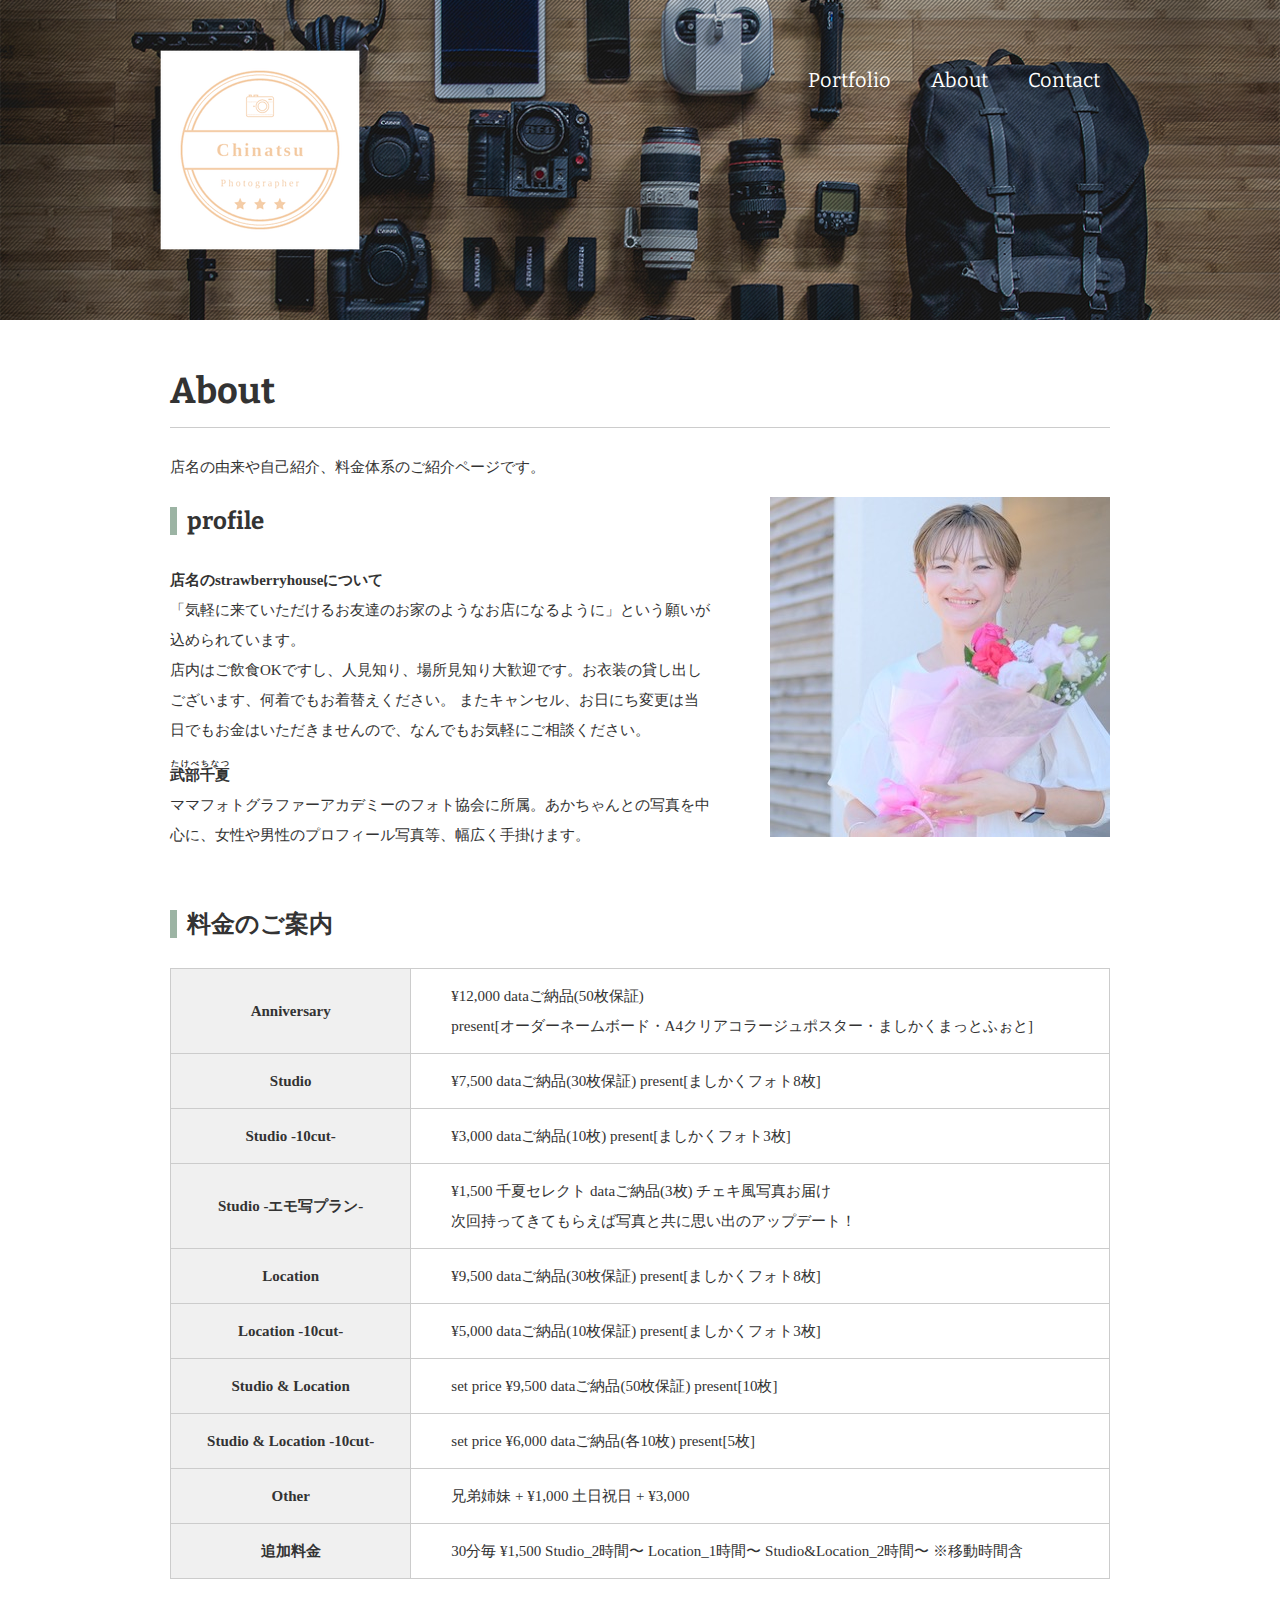
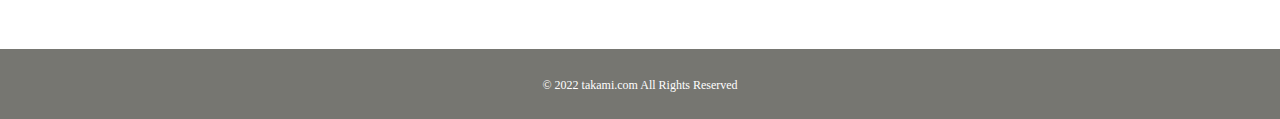
<file: about.html>
<!DOCTYPE html>
<html>
<head>
<meta charset="UTF-8">
<title>About｜写真家「Chinatsu」</title>
<link href="https://fonts.googleapis.com/css?family=Bitter:400,700" rel="stylesheet">
<link href="style.css" rel="stylesheet">
</head>
<body id="about">
  
  <!-- header始まり -->
  <header>
    <div class="logo">
      <a href="index.html"><img src="images/logo3.png" alt="Chinatsu"></a>
    </div>
    <nav>
      <ul class="global-nav">
        <li><a href="portfolio.html">Portfolio</a></li>
        <li><a href="about.html">About</a></li>
        <li><a href="contact.html">Contact</a></li>
      </ul>
    </nav>
  </header>
  <!-- header終わり -->
  
  <!-- wrap始まり -->
  <div id="wrap">
    <div class="content">
      <div class="main-center">
        <h1>About</h1>
        <p>店名の由来や自己紹介、料金体系のご紹介ページです。</p>
        <section class="profile clearfix">
          <div class="profile-txt">
            <h2 class="icon">profile</h2>
            <p><span>店名のstrawberryhouseについて</span><br>
              「気軽に来ていただけるお友達のお家のようなお店になるように」という願いが込められています。<br>
              店内はご飲食OKですし、人見知り、場所見知り大歓迎です。お衣装の貸し出しございます、何着でもお着替えください。
              またキャンセル、お日にち変更は当日でもお金はいただきませんので、なんでもお気軽にご相談ください。
            </p>
            <p><span><ruby>武部千夏<rt>たけべちなつ</rt></ruby></span><br>
              ママフォトグラファーアカデミーのフォト協会に所属。あかちゃんとの写真を中心に、女性や男性のプロフィール写真等、幅広く手掛けます。</p>
          </div>
          <img src="images/about-profile.jpg" alt="Chinatsuプロフィール画像" class="profile-image">
        </section>
        <section class="career">
          <h2 class="icon">料金のご案内</h2>
          <table>
            <tr>
              <th>Anniversary</th>
              <td>¥12,000 dataご納品(50枚保証)<br>
                present[オーダーネームボード・A4クリアコラージュポスター・ましかくまっとふぉと]</td>
            </tr>
            <tr>
              <th>Studio</th>
              <td>¥7,500 dataご納品(30枚保証) present[ましかくフォト8枚]</td>
            </tr>
              <th>Studio -10cut-</th>
              <td>¥3,000 dataご納品(10枚) present[ましかくフォト3枚]</td>
            </tr>
              <th>Studio -エモ写プラン-</th>
              <td>¥1,500 千夏セレクト dataご納品(3枚) チェキ風写真お届け<br>
                次回持ってきてもらえば写真と共に思い出のアップデート！</td>
            </tr>
              <th>Location</th>
              <td>¥9,500 dataご納品(30枚保証) present[ましかくフォト8枚]</td>
            </tr>
              <th>Location -10cut-</th>
              <td>¥5,000 dataご納品(10枚保証) present[ましかくフォト3枚]</td>
            </tr>
              <th>Studio & Location</th>
              <td>set price ¥9,500 dataご納品(50枚保証) present[10枚]</td>
            </tr>
              <th>Studio & Location -10cut-</th>
              <td>set price ¥6,000 dataご納品(各10枚) present[5枚]</td>
            </tr>
              <th>Other</th>
              <td>兄弟姉妹 + ¥1,000 土日祝日 + ¥3,000</td>
            </tr>
              <th>追加料金</th>
              <td>30分毎 ¥1,500 Studio_2時間〜 Location_1時間〜 Studio&Location_2時間〜 ※移動時間含</td>
            </tr>

          </table>
        </section>
      </div>
    </div>
  </div>
  <!-- wrap終わり -->
  
  <!-- footer始まり -->
  <footer>
    <small>&copy; 2022 takami.com All Rights Reserved</small>
  </footer>
  <!-- footer終わり -->
  
</body>
</html>
</file>
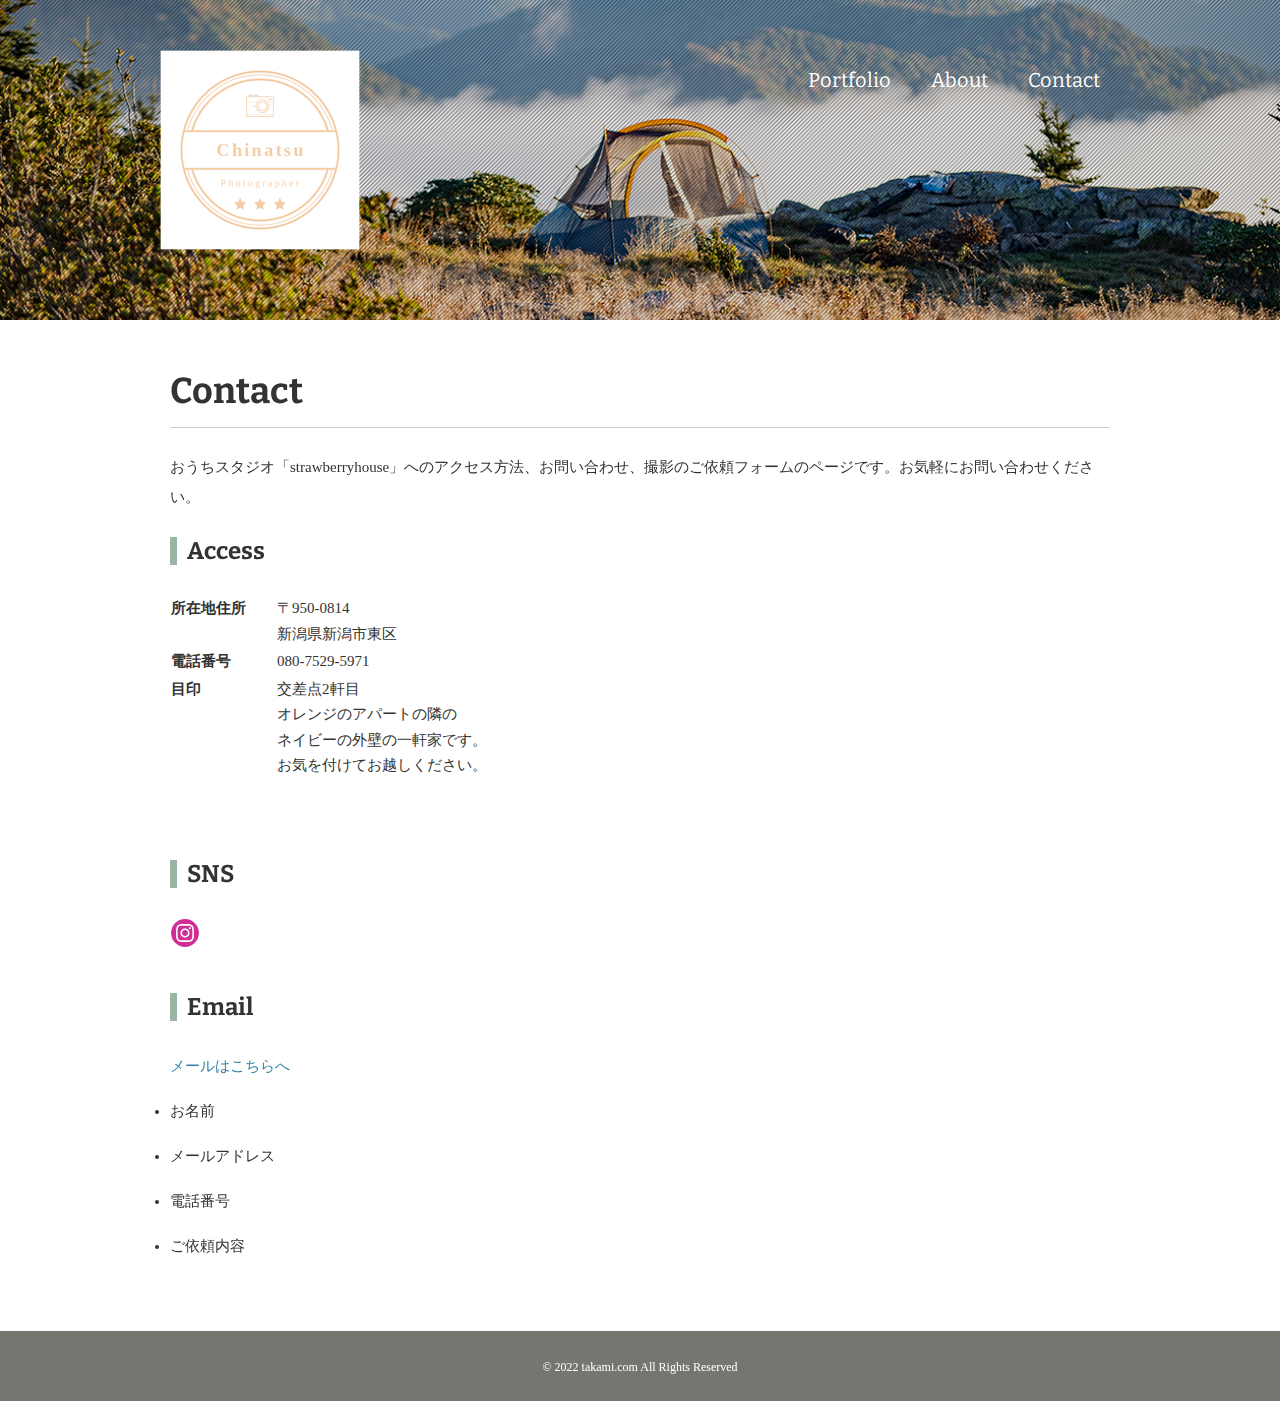
<file: contact.html>
<!DOCTYPE html>
<html>
<head>
<meta charset="UTF-8">
<title>Contact｜写真家「Chinatsu」</title>
<link href="https://fonts.googleapis.com/css?family=Bitter:400,700" rel="stylesheet">
<link href="style.css" rel="stylesheet">
</head>
<body id="contact">
  
  <!-- header始まり -->
  <header>
    <div class="logo">
      <a href="index.html"><img src="images/logo3.png" alt="Chinatsu"></a>
    </div>
    <nav>
      <ul class="global-nav">
        <li><a href="portfolio.html">Portfolio</a></li>
        <li><a href="about.html">About</a></li>
        <li><a href="contact.html">Contact</a></li>
      </ul>
    </nav>
  </header>
  <!-- header終わり -->
  
  <!-- wrap始まり -->
  <div id="wrap">
    <div class="content">
      <div class="main-center">
        <h1>Contact</h1>
        <p>おうちスタジオ「strawberryhouse」へのアクセス方法、お問い合わせ、撮影のご依頼フォームのページです。お気軽にお問い合わせください。</p>
        <section class="access clearfix">
          <h2 class="icon">Access</h2>
          <table>
            <tr>
              <th>所在地住所</th>
              <td>〒950-0814<br>
                新潟県新潟市東区</td>
            </tr>
            <tr>
              <th>電話番号</th>
              <td>080-7529-5971</td>
            </tr>
            <tr>
              <th>目印</th>
              <td>交差点2軒目<br>
                オレンジのアパートの隣の<br>
                ネイビーの外壁の一軒家です。<br>
                お気を付けてお越しください。
              </td>
            </tr>

          </table>
          <iframe src="https://www.google.com/maps/embed?pb=!1m18!1m12!1m3!1d910.8320199514184!2d139.1136599172524!3d37.92196151068772!2m3!1f0!2f0!3f0!3m2!1i1024!2i768!4f13.1!3m3!1m2!1s0x5ff4cbb3d68219f9%3A0xca21a7717e43d777!2z44CSOTUwLTA4MTQg5paw5r2f55yM5paw5r2f5biC5p2x5Yy66YCi6LC35YaF77yV5LiB55uu77yR77yQ4oiS77yR77yV!5e0!3m2!1sja!2sjp!4v1656685643073!5m2!1sja!2sjp" width="460" height="220" style="border:0;" allowfullscreen="" loading="lazy" referrerpolicy="no-referrer-when-downgrade"></iframe>
        </section>

        <section>
          <h2 class="icon">SNS</h2>
              <ul class="sns">
                <li>
                  <a href="https://www.instagram.com/strawberryhouse44444/" target="_blank"><img src="images/snssvg/icon_instagram.svg"></a>
                </li>                
                <!-- <li> -->
                  <!-- <a href="#" target="_blank"><img src="images/snssvg/icon_twitter.svg"></a> -->
                <!-- </li> -->
                <!-- <li> -->
                  <!-- <a href="#" target="_blank"><img src="images/snssvg/icon_youtube.svg"></a> -->
                <!-- </li> -->
        </section>

        <section>
                <h2 class="icon">Email</h2>          
            <p>
              <a href="mailto:#&#64;gmail.com">メールはこちらへ</a>
            </p>
            <ul class="QI">
              <li>
                <p>お名前</p>
              </li>                
              <li>
                <p>メールアドレス</p>
              </li>
              <li>
                <p>電話番号</p>
              </li>
              <li>
                <p>ご依頼内容</p>
              </li>
          <!-- <h2 class="icon">Contact form</h2> -->
          <!-- <div class="form"> -->
            <!-- <form> -->
              <!-- <dl> -->
                <!-- <dt><span class="required">お名前</span></dt> -->
                <!-- <dd><input type="text" name="name" class="name" required></dd> -->
                <!-- <dt><span class="required">メールアドレス</span></dt> -->
                <!-- <dd><input type="email" name="email" class="email" required></dd> -->
                <!-- <dt>お電話番号</dt> -->
                <!-- <dd><input type="tel" name="tel" class="tel"></dd> -->
                <!-- <dt>お問合せ種別</dt> -->
                <!-- <dd> -->
                  <!-- <select name="type" class="type"> -->
                    <!-- <option value="撮影のご依頼">撮影のご依頼</option> -->
                    <!-- <option value="講演・各種メディア出演のご依頼">講演・各種メディア出演のご依頼</option> -->
                    <!-- <option value="その他お問い合わせ">その他お問い合わせ</option> -->
                  <!-- </select> -->
                <!-- </dd> -->
                <!-- <dt>ご希望のご連絡方法</dt> -->
                <!-- <dd> -->
                  <!-- <input type="radio" name="contact" value="Eメール">Eメール -->
                  <!-- <input type="radio" name="contact" value="お電話">お電話 -->
                <!-- </dd> -->
                <!-- <dt>メッセージ</dt> -->
                <!-- <dd><textarea name="message" class="message"></textarea></dd> -->
              <!-- </dl> -->
              <!-- <button type="submit">送信</button> -->
            <!-- </form> -->
            <!-- <div class="attention"> -->
              <!-- <p>※ 「<span class="required"></span>」の付いている項目は必須項目です。<br>※メッセージ送信後、48時間以内に担当者よりご連絡いたします。</p> -->
            <!-- </div> -->
          <!-- </div> -->
        </section>
      </div>
    </div>
  </div>
  <!-- wrap終わり -->
  
  <!-- footer始まり -->
  <footer>
    <small>&copy; 2022 takami.com All Rights Reserved</small>
  </footer>
  <!-- footer終わり -->
  
</body>
</html>
</file>
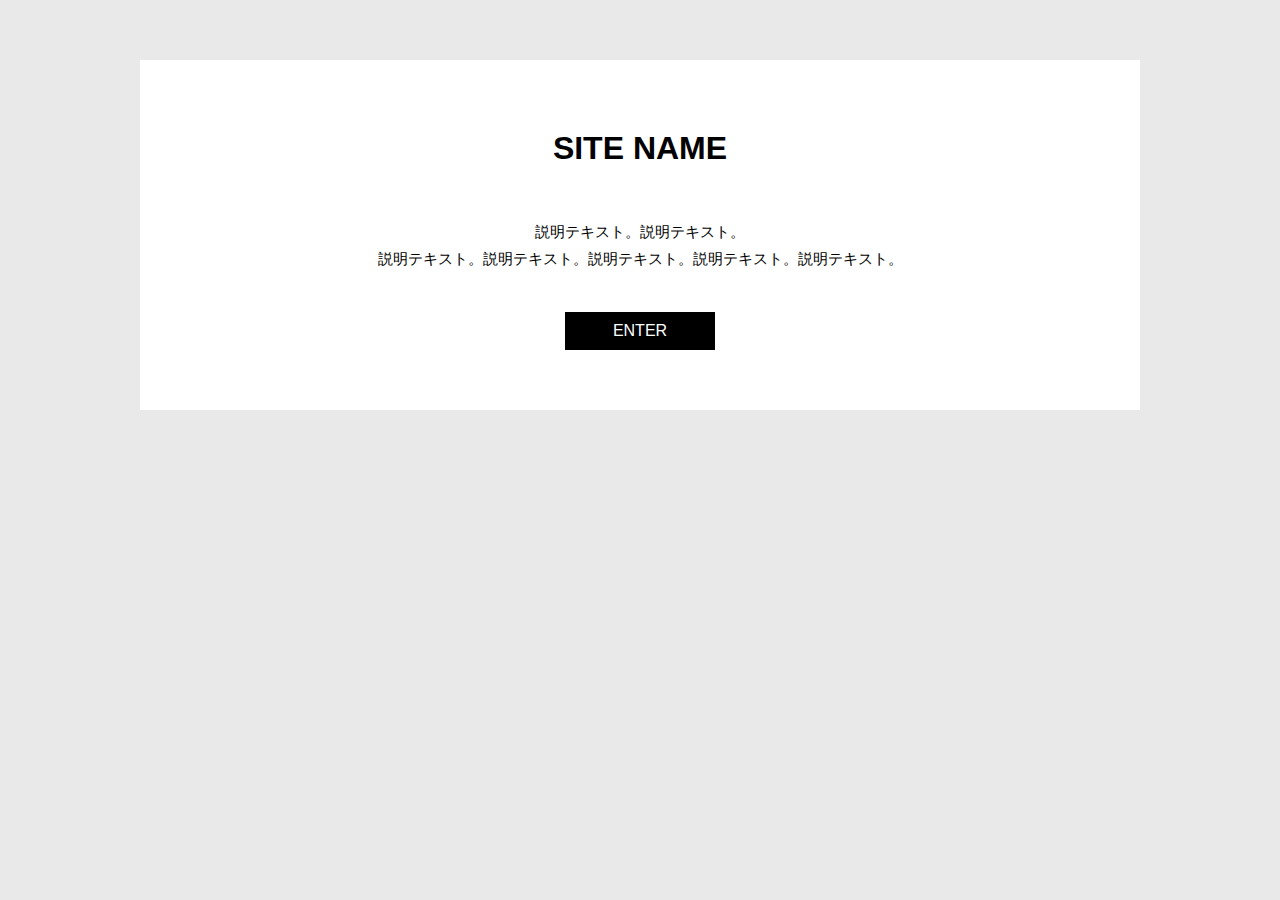
<file: enter.html>
<!DOCTYPE html>
<html lang="ja">

<head>
  <meta charset="utf-8">
  <meta name="viewport" content="width=device-width, initial-scale=1, shrink-to-fit=no">
  <title>SITE NAME</title>
  <meta name="description" content="description">
  <meta property="og:locale" content="ja_JP">
  <meta property="og:site_name" content="SITE NAME">

  <!-- Twitterカード表示に必要なメタタグ
  <meta property="og:title" content="ページタイトル">
  <meta property="og:description" content="ページの概要">
  <meta name="twitter:card" content="summary_large_image">
  <meta property="og:image" content="OGP画像の絶対パス"> -->

  <!-- 検索避けタグ
  <meta name="robots" content="noindex,nofollow,noarchive,noimageindex"> -->

  <link rel="icon" type="image/vnd.microsoft.icon" href="favicon.ico">
  <link href="css/style.css" rel="stylesheet">
  <link href="css/fuwaimg.css" rel="stylesheet">
  <script src="js/jquery.js"></script>
</head>

<body>

  <main>

    <div class="container enter">
    <section id="enter">
        <h1>SITE NAME</h1>
        <p class="center">説明テキスト。説明テキスト。<br>説明テキスト。説明テキスト。説明テキスト。説明テキスト。説明テキスト。</p>
        <a href="#" class="btn center">ENTER</a>
    </section>
  </div>

  </main>


  <script src="js/common.js"></script>
</body>

</html>
</file>
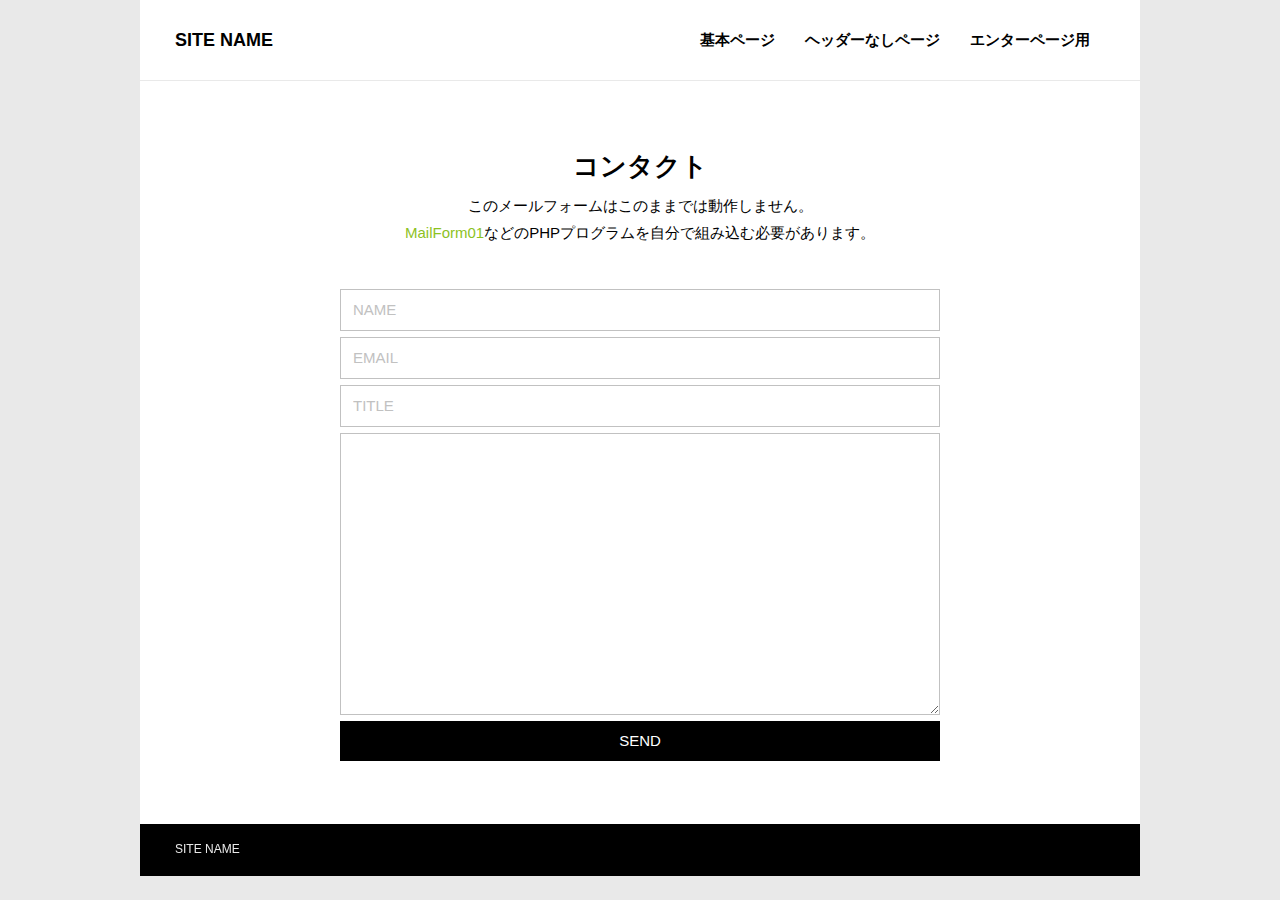
<file: index_contact.html>
<!DOCTYPE html>
<html lang="ja">

<head>
  <meta charset="utf-8">
  <meta name="viewport" content="width=device-width, initial-scale=1, shrink-to-fit=no">
  <title>SITE NAME</title>
  <meta name="description" content="description">
  <meta property="og:locale" content="ja_JP">
  <meta property="og:site_name" content="SITE NAME">

  <!-- Twitterカード表示に必要なメタタグ
  <meta property="og:title" content="ページタイトル">
  <meta property="og:description" content="ページの概要">
  <meta name="twitter:card" content="summary_large_image">
  <meta property="og:image" content="OGP画像の絶対パス"> -->

  <!-- 検索避けタグ
  <meta name="robots" content="noindex,nofollow,noarchive,noimageindex"> -->

  <link rel="icon" type="image/vnd.microsoft.icon" href="favicon.ico">
  <link href="css/style.css" rel="stylesheet">
  <link href="css/fuwaimg.css" rel="stylesheet">
  <script src="js/jquery.js"></script>
</head>

<body>

  <header>
    <nav id="globalnav">
      <div class="header-container" id="headercontainer">
        <h1 class="logo"><a href="index.html">SITE NAME</a></h1>
        <!-- サイトタイトルに画像を使う場合は、以下のように記述します
        <h1 class="logo"><a href="index.html"><img src="img/logo_sample.png" alt="SITE NAME"></a></h1> -->
        <button id="menubtn">&#9776;</button>
        <ul id="navmenu">
          <li><a href="index.html">基本ページ</a>
            <ul>
              <li><a href="index_sidebar.html">サイドバーあり</a></li>
              <li><a href="index_lists.html">作品一覧サンプル</a></li>
              <li><a href="index_contact.html">メールフォームサンプル</a></li>
            </ul>
          </li>
          <li><a href="noheader.html">ヘッダーなしページ</a>
            <ul>
              <li><a href="noheader_sidebar.html">サイドバーあり</a></li>
              <li><a href="noheader_image.html">イラスト展示サンプル</a></li>
              <li><a href="noheader_text.html">小説展示サンプル</a></li>
            </ul>
          </li>
          <li><a href="enter.html">エンターページ用</a></li>
        </ul>
      </div>
    </nav>
  </header>

  <main>

    <div class="container">
    <section>

        <h2 class="center">コンタクト</h2>

        <p class="center">
          このメールフォームはこのままでは動作しません。<br>
          <a href="https://www.php-factory.net/mail/01.php" target="_blank">MailForm01</a>などのPHPプログラムを自分で組み込む必要があります。
        </p>

      <form action="" method="post">
        <input type="text" placeholder="NAME" name="お名前">
        <input type="email" placeholder="EMAIL" name="Email">
        <input type="text" placeholder="TITLE" name="題名">
        <textarea name="内容" rows="11" cols="80"></textarea>
        <input type="submit" value="SEND">
      </form>

    </section>
  </div>

  </main>

  <footer>
    <div class="footer-container">
      <p>SITE NAME</p>
    </div>
  </footer>

  <!-- 上に戻るボタンここから -->
  <a href="#" id="totop" class="totop-hidden"></a>
  <!-- 上に戻るボタンここまで -->

  <script src="js/common.js"></script>
  <script src="js/fuwaimg.js"></script>
</body>

</html>
</file>
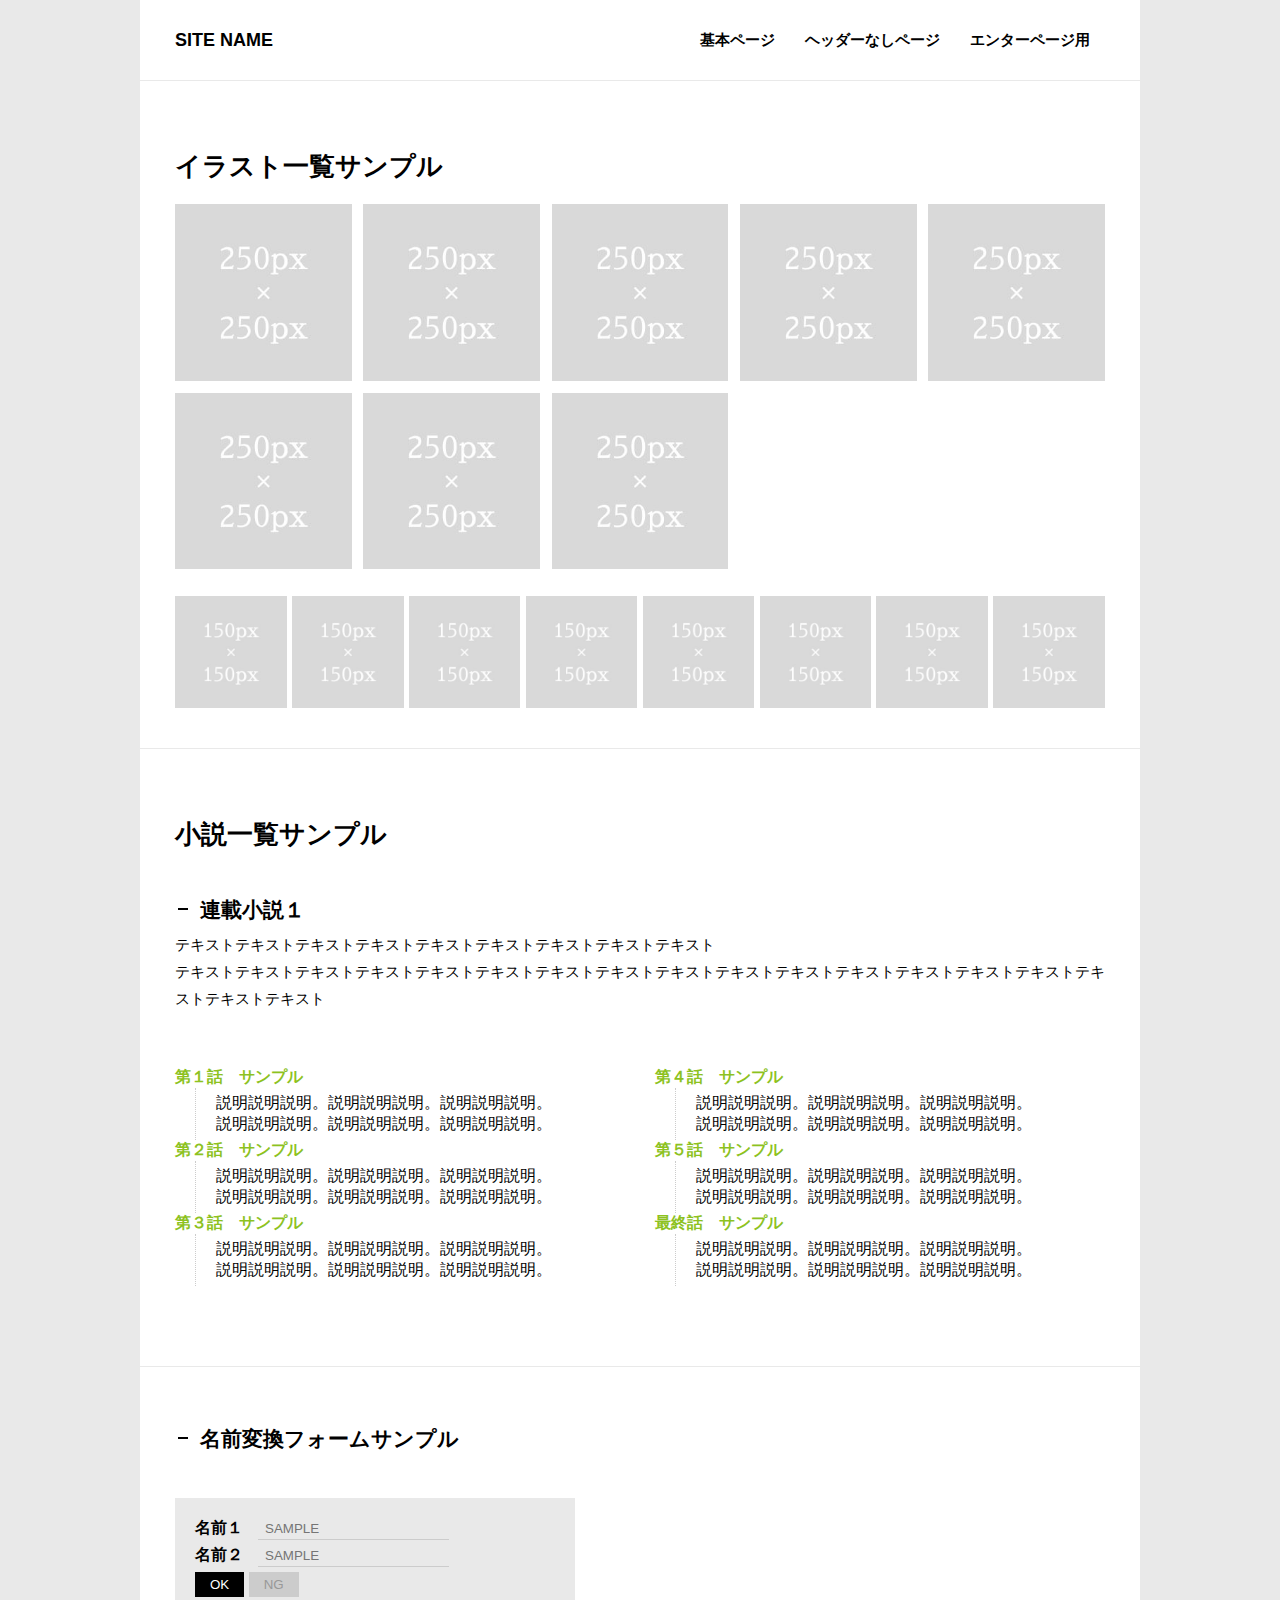
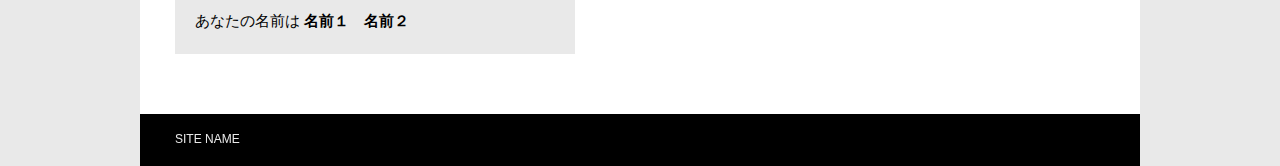
<file: index_lists.html>
<!DOCTYPE html>
<html lang="ja">

<head>
  <meta charset="utf-8">
  <meta name="viewport" content="width=device-width, initial-scale=1, shrink-to-fit=no">
  <title>SITE NAME</title>
  <meta name="description" content="description">
  <meta property="og:locale" content="ja_JP">
  <meta property="og:site_name" content="SITE NAME">

  <!-- Twitterカード表示に必要なメタタグ
  <meta property="og:title" content="ページタイトル">
  <meta property="og:description" content="ページの概要">
  <meta name="twitter:card" content="summary_large_image">
  <meta property="og:image" content="OGP画像の絶対パス"> -->

  <!-- 検索避けタグ
  <meta name="robots" content="noindex,nofollow,noarchive,noimageindex"> -->

  <link rel="icon" type="image/vnd.microsoft.icon" href="favicon.ico">
  <link href="css/style.css" rel="stylesheet">
  <link href="css/fuwaimg.css" rel="stylesheet">
  <script src="js/jquery.js"></script>
</head>

<body>

  <header>
    <nav id="globalnav">
      <div class="header-container" id="headercontainer">
        <h1 class="logo"><a href="index.html">SITE NAME</a></h1>
        <!-- サイトタイトルに画像を使う場合は、以下のように記述します
        <h1 class="logo"><a href="index.html"><img src="img/logo_sample.png" alt="SITE NAME"></a></h1> -->
        <button id="menubtn">&#9776;</button>
        <ul id="navmenu">
          <li><a href="index.html">基本ページ</a>
            <ul>
              <li><a href="index_sidebar.html">サイドバーあり</a></li>
              <li><a href="index_lists.html">作品一覧サンプル</a></li>
              <li><a href="index_contact.html">メールフォームサンプル</a></li>
            </ul>
          </li>
          <li><a href="noheader.html">ヘッダーなしページ</a>
            <ul>
              <li><a href="noheader_sidebar.html">サイドバーあり</a></li>
              <li><a href="noheader_image.html">イラスト展示サンプル</a></li>
              <li><a href="noheader_text.html">小説展示サンプル</a></li>
            </ul>
          </li>
          <li><a href="enter.html">エンターページ用</a></li>
        </ul>
      </div>
    </nav>
  </header>

  <main>
    <div class="container">

    <!-- fuwaimgを利用したギャラリーサンプル。ここから↓↓ -->
    <section>

        <h2>イラスト一覧サンプル</h2>
        <ul class="illust">
          <li><a href="img/sample.jpg" class="fuwaimg" data-fcaption="キャプション"><img src="img/sum-md.jpg" alt="サンプル画像"></a></li>
          <li><a href="img/sample.jpg" class="fuwaimg" data-fcaption="キャプション"><img src="img/sum-md.jpg" alt="サンプル画像"></a></li>
          <li><a href="img/sample.jpg" class="fuwaimg" data-fcaption="キャプション"><img src="img/sum-md.jpg" alt="サンプル画像"></a></li>
          <li><a href="img/sample.jpg" class="fuwaimg" data-fcaption="キャプション"><img src="img/sum-md.jpg" alt="サンプル画像"></a></li>
          <li><a href="img/sample.jpg" class="fuwaimg" data-fcaption="キャプション"><img src="img/sum-md.jpg" alt="サンプル画像"></a></li>
          <li><a href="img/sample.jpg" class="fuwaimg" data-fcaption="キャプション"><img src="img/sum-md.jpg" alt="サンプル画像"></a></li>
          <li><a href="img/sample.jpg" class="fuwaimg" data-fcaption="キャプション"><img src="img/sum-md.jpg" alt="サンプル画像"></a></li>
          <li><a href="img/sample.jpg" class="fuwaimg" data-fcaption="キャプション"><img src="img/sum-md.jpg" alt="サンプル画像"></a></li>
        </ul>

        <ul class="illust sum-sm">
          <li><a href="img/sample.jpg" class="fuwaimg" data-fcaption="キャプション"><img src="img/sum-sm.jpg" alt="サンプル画像"></a></li>
          <li><a href="img/sample.jpg" class="fuwaimg" data-fcaption="キャプション"><img src="img/sum-sm.jpg" alt="サンプル画像"></a></li>
          <li><a href="img/sample.jpg" class="fuwaimg" data-fcaption="キャプション"><img src="img/sum-sm.jpg" alt="サンプル画像"></a></li>
          <li><a href="img/sample.jpg" class="fuwaimg" data-fcaption="キャプション"><img src="img/sum-sm.jpg" alt="サンプル画像"></a></li>
          <li><a href="img/sample.jpg" class="fuwaimg" data-fcaption="キャプション"><img src="img/sum-sm.jpg" alt="サンプル画像"></a></li>
          <li><a href="img/sample.jpg" class="fuwaimg" data-fcaption="キャプション"><img src="img/sum-sm.jpg" alt="サンプル画像"></a></li>
          <li><a href="img/sample.jpg" class="fuwaimg" data-fcaption="キャプション"><img src="img/sum-sm.jpg" alt="サンプル画像"></a></li>
          <li><a href="img/sample.jpg" class="fuwaimg" data-fcaption="キャプション"><img src="img/sum-sm.jpg" alt="サンプル画像"></a></li>
        </ul>

    </section>
    <!-- fuwaimgを利用したギャラリーサンプル。ここまで↑↑ -->

    <section>
        <h2>小説一覧サンプル</h2>

        <h3>連載小説１</h3>
        <p>
          テキストテキストテキストテキストテキストテキストテキストテキストテキスト<br>
          テキストテキストテキストテキストテキストテキストテキストテキストテキストテキストテキストテキストテキストテキストテキストテキストテキストテキスト
        </p>


        <!-- ２カラムボックス。ここから↓↓ -->
        <div class="flex">
          <div class="col-2">

            <dl>
              <dt>
                <a href="#">第１話　サンプル</a>
              </dt>
              <dd>
                説明説明説明。説明説明説明。説明説明説明。<br>
                説明説明説明。説明説明説明。説明説明説明。
              </dd>
              <dt>
                <a href="#">第２話　サンプル</a>
              </dt>
              <dd>
                説明説明説明。説明説明説明。説明説明説明。<br>
                説明説明説明。説明説明説明。説明説明説明。
              </dd>
              <dt>
                <a href="#">第３話　サンプル</a>
              </dt>
              <dd>
                説明説明説明。説明説明説明。説明説明説明。<br>
                説明説明説明。説明説明説明。説明説明説明。
              </dd>
            </dl>
          </div>
          <div class="col-2">
            <dl>
              <dt>
                <a href="#">第４話　サンプル</a>
              </dt>
              <dd>
                説明説明説明。説明説明説明。説明説明説明。<br>
                説明説明説明。説明説明説明。説明説明説明。
              </dd>
              <dt>
                <a href="#">第５話　サンプル</a>
              </dt>
              <dd>
                説明説明説明。説明説明説明。説明説明説明。<br>
                説明説明説明。説明説明説明。説明説明説明。
              </dd>
              <dt>
                <a href="#">最終話　サンプル</a>
              </dt>
              <dd>
                説明説明説明。説明説明説明。説明説明説明。<br>
                説明説明説明。説明説明説明。説明説明説明。
              </dd>
            </dl>
          </div>
        </div>
        <!-- ２カラムボックス。ここまで↑↑ -->

    </section>

    <section>

        <h3>名前変換フォームサンプル</h3>

        <div class="namechange_wrap">
          <dl>
            <dt>名前１</dt>
            <dd><input type="text" placeholder="SAMPLE"></dd>
          </dl>
          <dl>
            <dt>名前２</dt>
            <dd><input type="text" placeholder="SAMPLE"></dd>
          </dl>
          <input type="button" value="OK">
          <input type="button" value="NG" class="namechange_ng">
          <p>あなたの名前は <strong>名前１　名前２</strong></p>
        </div>

    </section>
  </div>

  </main>

  <footer>
    <div class="footer-container">
      <p>SITE NAME</p>
    </div>
  </footer>

  <!-- 上に戻るボタンここから -->
  <a href="#" id="totop" class="totop-hidden"></a>
  <!-- 上に戻るボタンここまで -->

  <script src="js/common.js"></script>
  <script src="js/fuwaimg.js"></script>
</body>

</html>
</file>
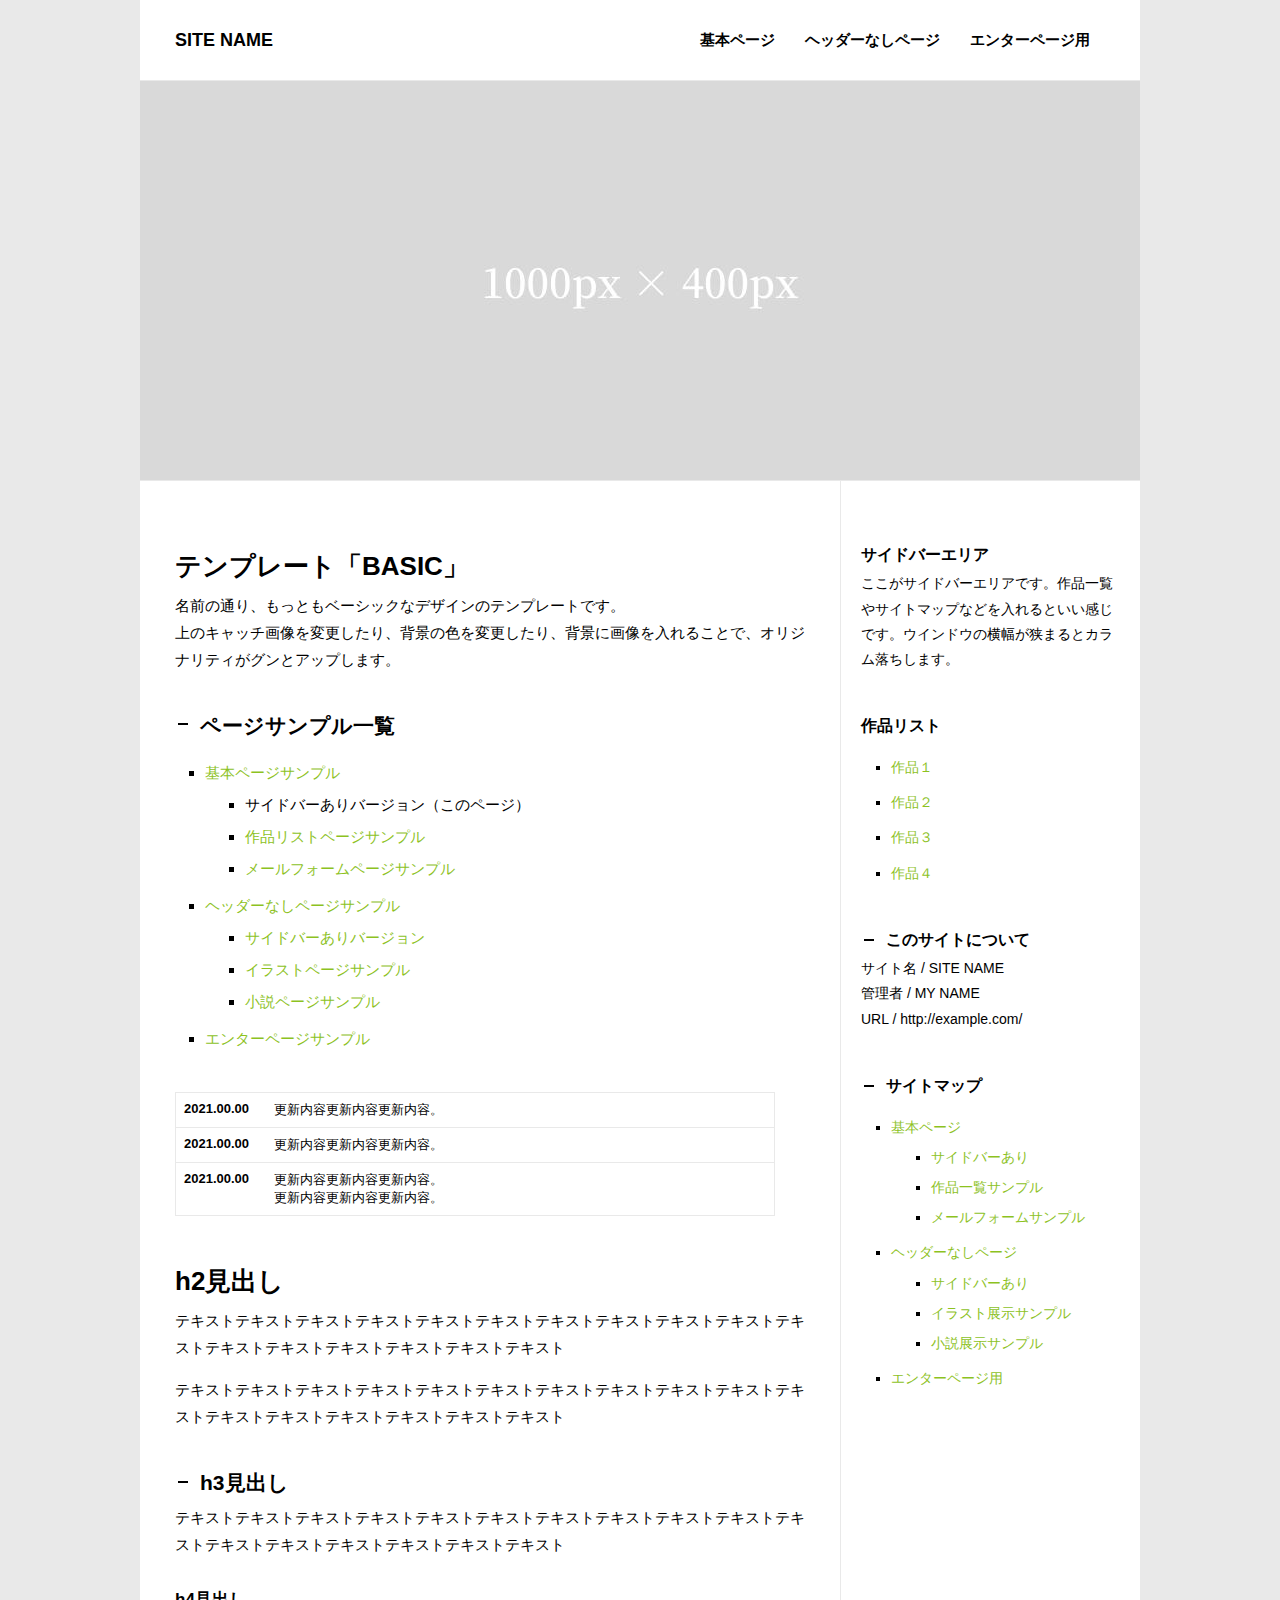
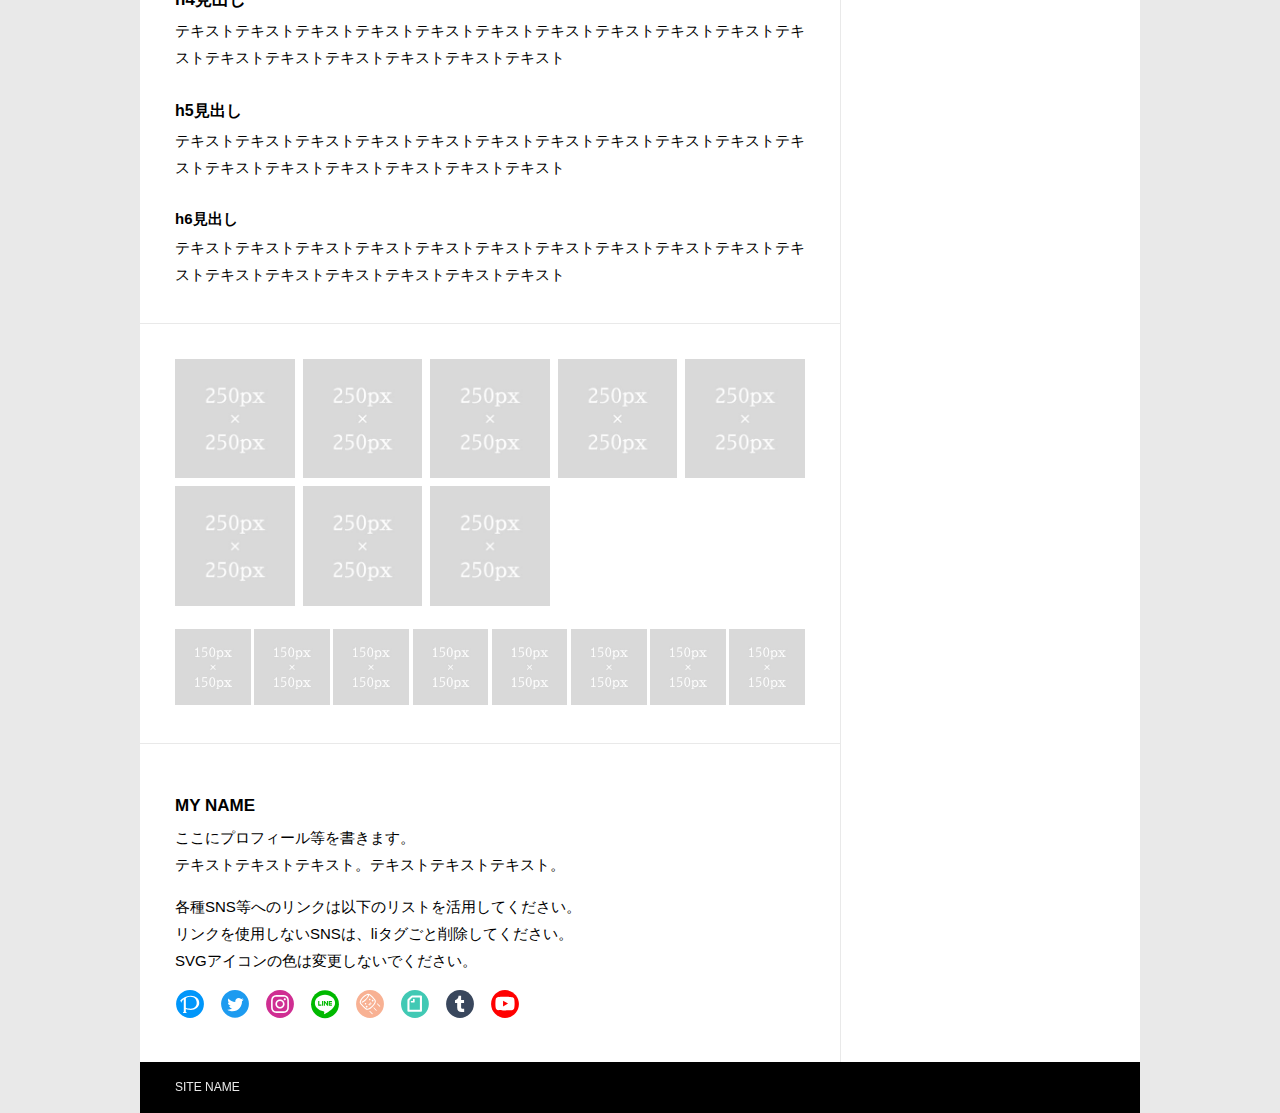
<file: index_sidebar.html>
<!DOCTYPE html>
<html lang="ja">

<head>
  <meta charset="utf-8">
  <meta name="viewport" content="width=device-width, initial-scale=1, shrink-to-fit=no">
  <title>SITE NAME</title>
  <meta name="description" content="description">
  <meta property="og:locale" content="ja_JP">
  <meta property="og:site_name" content="SITE NAME">

  <!-- Twitterカード表示に必要なメタタグ
  <meta property="og:title" content="ページタイトル">
  <meta property="og:description" content="ページの概要">
  <meta name="twitter:card" content="summary_large_image">
  <meta property="og:image" content="OGP画像の絶対パス"> -->

  <!-- 検索避けタグ
  <meta name="robots" content="noindex,nofollow,noarchive,noimageindex"> -->

  <link rel="icon" type="image/vnd.microsoft.icon" href="favicon.ico">
  <link href="css/style.css" rel="stylesheet">
  <link href="css/fuwaimg.css" rel="stylesheet">
  <script src="js/jquery.js"></script>
</head>

<body>

  <header>
    <nav id="globalnav">
      <div class="header-container" id="headercontainer">
        <h1 class="logo"><a href="index.html">SITE NAME</a></h1>
        <!-- サイトタイトルに画像を使う場合は、以下のように記述します
        <h1 class="logo"><a href="index.html"><img src="img/logo_sample.png" alt="SITE NAME"></a></h1> -->
        <button id="menubtn">&#9776;</button>
        <ul id="navmenu">
          <li><a href="index.html">基本ページ</a>
            <ul>
              <li><a href="index_sidebar.html">サイドバーあり</a></li>
              <li><a href="index_lists.html">作品一覧サンプル</a></li>
              <li><a href="index_contact.html">メールフォームサンプル</a></li>
            </ul>
          </li>
          <li><a href="noheader.html">ヘッダーなしページ</a>
            <ul>
              <li><a href="noheader_sidebar.html">サイドバーあり</a></li>
              <li><a href="noheader_image.html">イラスト展示サンプル</a></li>
              <li><a href="noheader_text.html">小説展示サンプル</a></li>
            </ul>
          </li>
          <li><a href="enter.html">エンターページ用</a></li>
        </ul>
      </div>
    </nav>
  </header>

  <main>

    <div class="container">

      <!-- トップ画像を使わない場合はsectionごと削除してください。ここから↓↓ -->
      <section id="main-visual">

        <!-- スマホから見た場合のトップ画像。横770px、縦1000px以上推奨 -->
        <img src="img/top-sm.jpg" alt="" class="except-pc">

        <!-- スマホ以外から見た場合のトップ画像。横1000px、縦400px以上推奨 -->
        <img src="img/top-lg.jpg" alt="" class="only-pc">

      </section>
      <!-- トップ画像を使わない場合はsectionごと削除してください。ここまで↑↑ -->


      <div class="two-column">
        <div class="contents">
          <section>

            <h2>テンプレート「BASIC」</h2>
            <p>
              名前の通り、もっともベーシックなデザインのテンプレートです。<br>
              上のキャッチ画像を変更したり、背景の色を変更したり、背景に画像を入れることで、オリジナリティがグンとアップします。
            </p>

            <h3>ページサンプル一覧</h3>

            <ul>
              <li><a href="index_sidebar.html">基本ページサンプル</a>
                <ul>
                  <li>サイドバーありバージョン（このページ）</li>
                  <li><a href="index_lists.html">作品リストページサンプル</a></li>
                  <li><a href="index_contact.html">メールフォームページサンプル</a></li>
                </ul>
              </li>
              <li><a href="noheader.html">ヘッダーなしページサンプル</a>
                <ul>
                  <li><a href="noheader_sidebar.html">サイドバーありバージョン</a></li>
                  <li><a href="noheader_image.html">イラストページサンプル</a></li>
                  <li><a href="noheader_text.html">小説ページサンプル</a></li>
                </ul>
              </li>
              <li><a href="enter.html">エンターページサンプル</a></li>
            </ul>

            <dl class="update">
              <dt>2021.00.00</dt>
              <dd>更新内容更新内容更新内容。</dd>
              <dt>2021.00.00</dt>
              <dd>更新内容更新内容更新内容。</dd>
              <dt>2021.00.00</dt>
              <dd>更新内容更新内容更新内容。<br>更新内容更新内容更新内容。</dd>
            </dl>

            <h2>h2見出し</h2>
            <p>テキストテキストテキストテキストテキストテキストテキストテキストテキストテキストテキストテキストテキストテキストテキストテキストテキスト</p>
            <p>テキストテキストテキストテキストテキストテキストテキストテキストテキストテキストテキストテキストテキストテキストテキストテキストテキスト</p>

            <h3>h3見出し</h3>
            <p>テキストテキストテキストテキストテキストテキストテキストテキストテキストテキストテキストテキストテキストテキストテキストテキストテキスト</p>

            <h4>h4見出し</h4>
            <p>テキストテキストテキストテキストテキストテキストテキストテキストテキストテキストテキストテキストテキストテキストテキストテキストテキスト</p>

            <h5>h5見出し</h5>
            <p>テキストテキストテキストテキストテキストテキストテキストテキストテキストテキストテキストテキストテキストテキストテキストテキストテキスト</p>

            <h6>h6見出し</h6>
            <p>テキストテキストテキストテキストテキストテキストテキストテキストテキストテキストテキストテキストテキストテキストテキストテキストテキスト</p>

          </section>

          <!-- fuwaimgを利用したギャラリーサンプル。ここから↓↓ -->
          <section>
            <ul class="illust">
              <li><a href="img/sample.jpg" class="fuwaimg" data-fcaption="キャプション"><img src="img/sum-md.jpg" alt="サンプル画像"></a></li>
              <li><a href="img/sample.jpg" class="fuwaimg" data-fcaption="キャプション"><img src="img/sum-md.jpg" alt="サンプル画像"></a></li>
              <li><a href="img/sample.jpg" class="fuwaimg" data-fcaption="キャプション"><img src="img/sum-md.jpg" alt="サンプル画像"></a></li>
              <li><a href="img/sample.jpg" class="fuwaimg" data-fcaption="キャプション"><img src="img/sum-md.jpg" alt="サンプル画像"></a></li>
              <li><a href="img/sample.jpg" class="fuwaimg" data-fcaption="キャプション"><img src="img/sum-md.jpg" alt="サンプル画像"></a></li>
              <li><a href="img/sample.jpg" class="fuwaimg" data-fcaption="キャプション"><img src="img/sum-md.jpg" alt="サンプル画像"></a></li>
              <li><a href="img/sample.jpg" class="fuwaimg" data-fcaption="キャプション"><img src="img/sum-md.jpg" alt="サンプル画像"></a></li>
              <li><a href="img/sample.jpg" class="fuwaimg" data-fcaption="キャプション"><img src="img/sum-md.jpg" alt="サンプル画像"></a></li>
            </ul>

            <ul class="illust sum-sm">
              <li><a href="img/sample.jpg" class="fuwaimg" data-fcaption="キャプション"><img src="img/sum-sm.jpg" alt="サンプル画像"></a></li>
              <li><a href="img/sample.jpg" class="fuwaimg" data-fcaption="キャプション"><img src="img/sum-sm.jpg" alt="サンプル画像"></a></li>
              <li><a href="img/sample.jpg" class="fuwaimg" data-fcaption="キャプション"><img src="img/sum-sm.jpg" alt="サンプル画像"></a></li>
              <li><a href="img/sample.jpg" class="fuwaimg" data-fcaption="キャプション"><img src="img/sum-sm.jpg" alt="サンプル画像"></a></li>
              <li><a href="img/sample.jpg" class="fuwaimg" data-fcaption="キャプション"><img src="img/sum-sm.jpg" alt="サンプル画像"></a></li>
              <li><a href="img/sample.jpg" class="fuwaimg" data-fcaption="キャプション"><img src="img/sum-sm.jpg" alt="サンプル画像"></a></li>
              <li><a href="img/sample.jpg" class="fuwaimg" data-fcaption="キャプション"><img src="img/sum-sm.jpg" alt="サンプル画像"></a></li>
              <li><a href="img/sample.jpg" class="fuwaimg" data-fcaption="キャプション"><img src="img/sum-sm.jpg" alt="サンプル画像"></a></li>
            </ul>
          </section>
          <!-- fuwaimgを利用したギャラリーサンプル。ここまで↑↑ -->

          <section>
            <h4>MY NAME</h4>
            <p>
              ここにプロフィール等を書きます。<br>
              テキストテキストテキスト。テキストテキストテキスト。
            </p>

            <p>
              各種SNS等へのリンクは以下のリストを活用してください。<br>
              リンクを使用しないSNSは、liタグごと削除してください。<br>
              SVGアイコンの色は変更しないでください。
            </p>

            <ul class="sns">
              <li>
                <a href="#" target="_blank"><img src="img/snssvg/icon_pixiv.svg"></a>
              </li>
              <li>
                <a href="#" target="_blank"><img src="img/snssvg/icon_twitter.svg"></a>
              </li>
              <li>
                <a href="#" target="_blank"><img src="img/snssvg/icon_instagram.svg"></a>
              </li>
              <li>
                <a href="#" target="_blank"><img src="img/snssvg/icon_line.svg"></a>
              </li>
              <li>
                <a href="#" target="_blank"><img src="img/snssvg/icon_marsh.svg"></a>
              </li>
              <li>
                <a href="#" target="_blank"><img src="img/snssvg/icon_note.svg"></a>
              </li>
              <li>
                <a href="#" target="_blank"><img src="img/snssvg/icon_tumblr.svg"></a>
              </li>
              <li>
                <a href="#" target="_blank"><img src="img/snssvg/icon_youtube.svg"></a>
              </li>
            </ul>
          </section>

        </div>

        <aside>
          <h2>サイドバーエリア</h2>
          <p>ここがサイドバーエリアです。作品一覧やサイトマップなどを入れるといい感じです。ウインドウの横幅が狭まるとカラム落ちします。</p>

          <h2>作品リスト</h2>
          <ul>
            <li><a href="#">作品１</a></li>
            <li><a href="#">作品２</a></li>
            <li><a href="#">作品３</a></li>
            <li><a href="#">作品４</a></li>
          </ul>

          <h3>このサイトについて</h3>
          <p>
            サイト名 / SITE NAME<br>
            管理者 / MY NAME<br>
            URL / http://example.com/
          </p>

          <h3>サイトマップ</h3>
          <ul>
            <li><a href="index.html">基本ページ</a>
              <ul>
                <li><a href="index_sidebar.html">サイドバーあり</a></li>
                <li><a href="index_lists.html">作品一覧サンプル</a></li>
                <li><a href="index_contact.html">メールフォームサンプル</a></li>
              </ul>
            </li>
            <li><a href="noheader.html">ヘッダーなしページ</a>
              <ul>
                <li><a href="noheader_sidebar.html">サイドバーあり</a></li>
                <li><a href="noheader_image.html">イラスト展示サンプル</a></li>
                <li><a href="noheader_text.html">小説展示サンプル</a></li>
              </ul>
            </li>
            <li><a href="enter.html">エンターページ用</a></li>
          </ul>
          
        </aside>

      </div>
    </div>

  </main>

  <footer>
    <div class="footer-container">
      <p>SITE NAME</p>
    </div>
  </footer>

  <!-- 上に戻るボタンここから -->
  <a href="#" id="totop" class="totop-hidden"></a>
  <!-- 上に戻るボタンここまで -->

  <script src="js/common.js"></script>
  <script src="js/fuwaimg.js"></script>
</body>

</html>
</file>
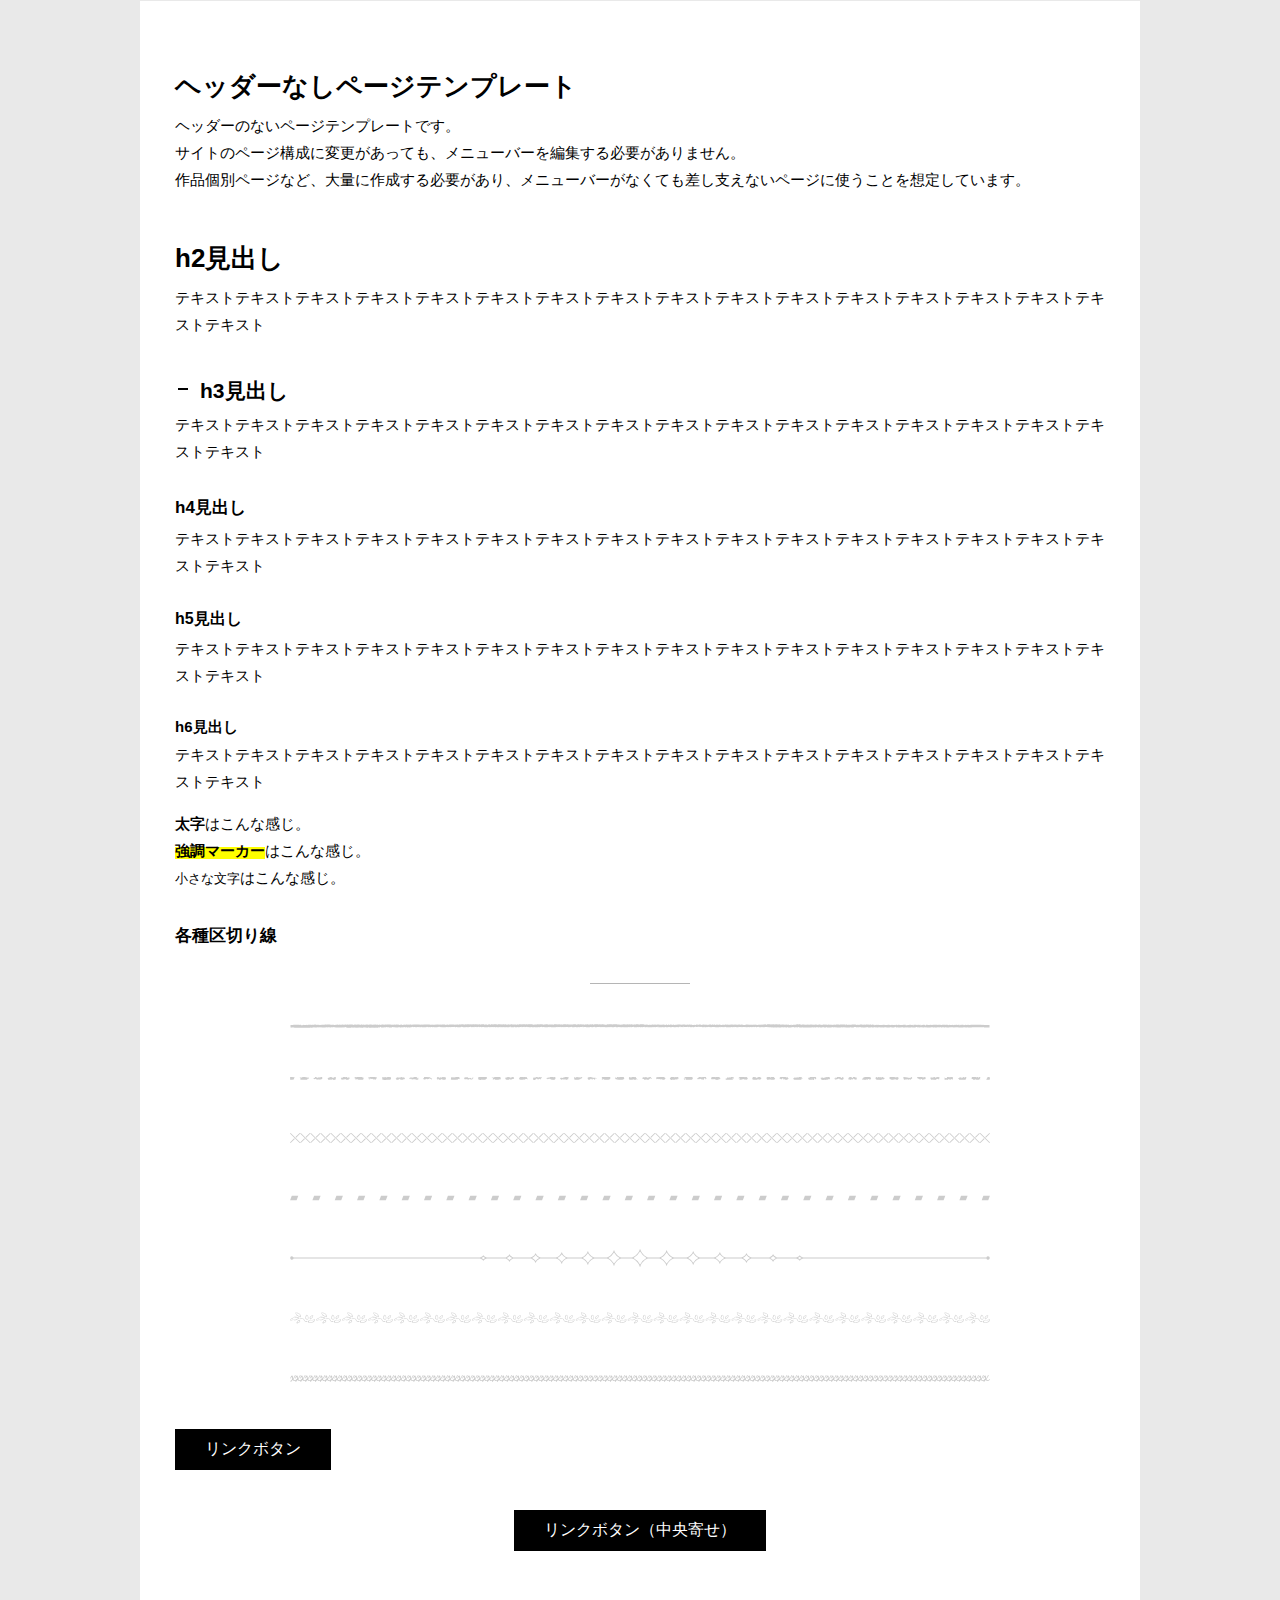
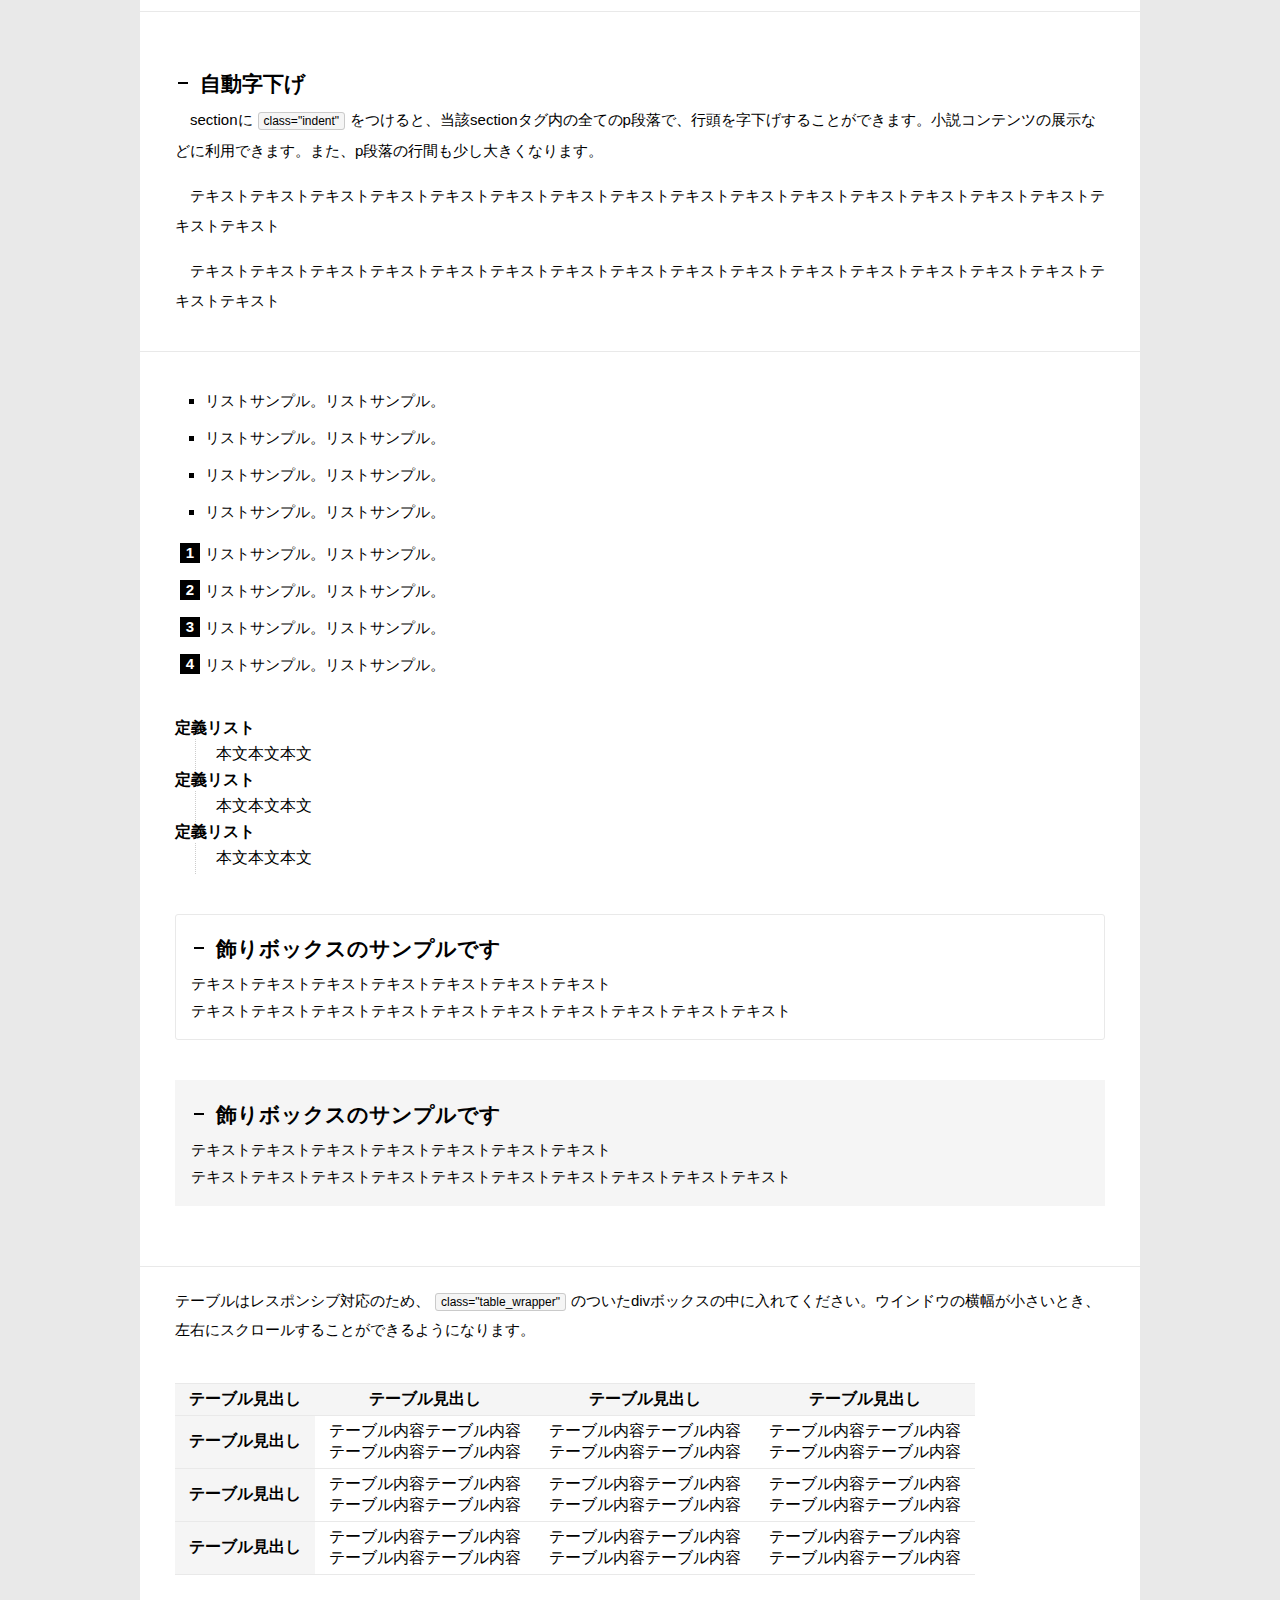
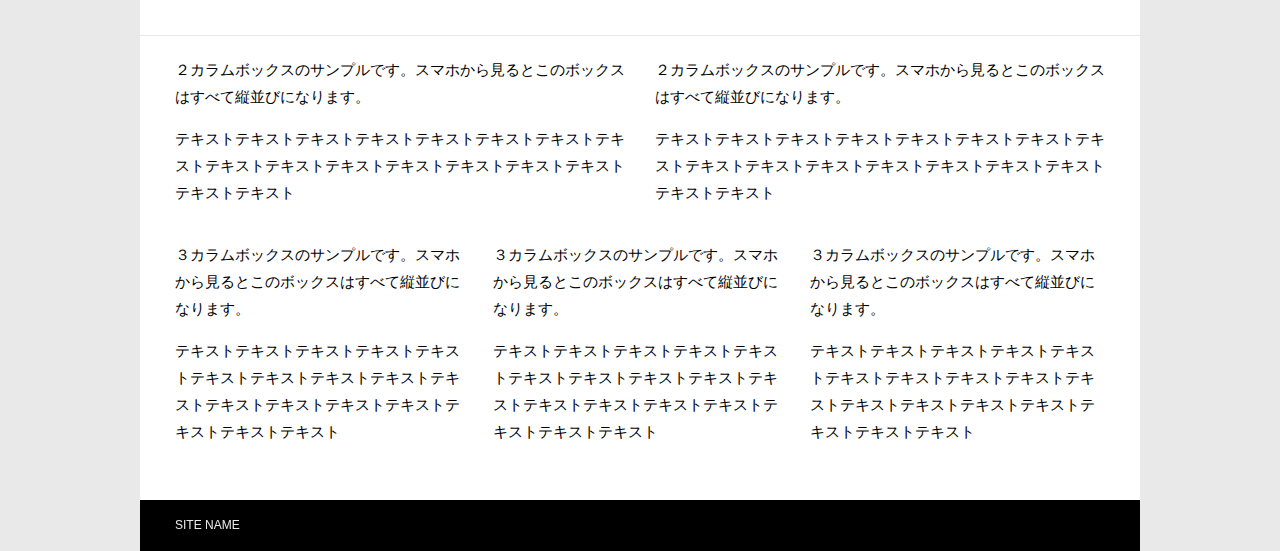
<file: noheader.html>
<!DOCTYPE html>
<html lang="ja">

<head>
  <meta charset="utf-8">
  <meta name="viewport" content="width=device-width, initial-scale=1, shrink-to-fit=no">
  <title>SITE NAME</title>
  <meta name="description" content="description">
  <meta property="og:locale" content="ja_JP">
  <meta property="og:site_name" content="SITE NAME">

  <!-- Twitterカード表示に必要なメタタグ
  <meta property="og:title" content="ページタイトル">
  <meta property="og:description" content="ページの概要">
  <meta name="twitter:card" content="summary_large_image">
  <meta property="og:image" content="OGP画像の絶対パス"> -->

  <!-- 検索避けタグ
  <meta name="robots" content="noindex,nofollow,noarchive,noimageindex"> -->

  <link rel="icon" type="image/vnd.microsoft.icon" href="favicon.ico">
  <link href="css/style.css" rel="stylesheet">
  <link href="css/fuwaimg.css" rel="stylesheet">
  <script src="js/jquery.js"></script>
</head>

<body>


  <main>

    <div class="container">
    <section>

        <h2>ヘッダーなしページテンプレート</h2>
        <p>
          ヘッダーのないページテンプレートです。<br>
          サイトのページ構成に変更があっても、メニューバーを編集する必要がありません。<br>
          作品個別ページなど、大量に作成する必要があり、メニューバーがなくても差し支えないページに使うことを想定しています。
        </p>

        <h2>h2見出し</h2>
        <p>テキストテキストテキストテキストテキストテキストテキストテキストテキストテキストテキストテキストテキストテキストテキストテキストテキスト</p>

        <h3>h3見出し</h3>
        <p>テキストテキストテキストテキストテキストテキストテキストテキストテキストテキストテキストテキストテキストテキストテキストテキストテキスト</p>

        <h4>h4見出し</h4>
        <p>テキストテキストテキストテキストテキストテキストテキストテキストテキストテキストテキストテキストテキストテキストテキストテキストテキスト</p>

        <h5>h5見出し</h5>
        <p>テキストテキストテキストテキストテキストテキストテキストテキストテキストテキストテキストテキストテキストテキストテキストテキストテキスト</p>

        <h6>h6見出し</h6>
        <p>テキストテキストテキストテキストテキストテキストテキストテキストテキストテキストテキストテキストテキストテキストテキストテキストテキスト</p>

        <p>
          <strong>太字</strong>はこんな感じ。<br>
          <span class="marker">強調マーカー</span>はこんな感じ。<br>
          <small>小さな文字</small>はこんな感じ。
        </p>

        <h4>各種区切り線</h4>

        <hr>


        <img src="img\line01.svg" alt="" class="line">
        <img src="img\line02.svg" alt="" class="line">
        <img src="img\line03.svg" alt="" class="line">
        <img src="img\line04.svg" alt="" class="line">
        <img src="img\line05.svg" alt="" class="line">
        <img src="img\line06.svg" alt="" class="line">
        <img src="img\line07.svg" alt="" class="line">

        <a href="#" class="btn">リンクボタン</a>

        <a href="#" class="btn center">リンクボタン（中央寄せ）</a>

    </section>

    <section class="indent">
        <h3>自動字下げ</h3>
        <p>sectionに<code>class="indent"</code>をつけると、当該sectionタグ内の全てのp段落で、行頭を字下げすることができます。小説コンテンツの展示などに利用できます。また、p段落の行間も少し大きくなります。</p>
        <p>テキストテキストテキストテキストテキストテキストテキストテキストテキストテキストテキストテキストテキストテキストテキストテキストテキスト</p>
        <p>テキストテキストテキストテキストテキストテキストテキストテキストテキストテキストテキストテキストテキストテキストテキストテキストテキスト</p>
    </section>

    <section>

        <ul>
          <li>リストサンプル。リストサンプル。</li>
          <li>リストサンプル。リストサンプル。</li>
          <li>リストサンプル。リストサンプル。</li>
          <li>リストサンプル。リストサンプル。</li>
        </ul>

        <ol>
          <li>リストサンプル。リストサンプル。</li>
          <li>リストサンプル。リストサンプル。</li>
          <li>リストサンプル。リストサンプル。</li>
          <li>リストサンプル。リストサンプル。</li>
        </ol>

        <dl>
          <dt>定義リスト</dt>
          <dd>本文本文本文</dd>
          <dt>定義リスト</dt>
          <dd>本文本文本文</dd>
          <dt>定義リスト</dt>
          <dd>本文本文本文</dd>
        </dl>

        <div class="box1">
          <h3>飾りボックスのサンプルです</h3>
          <p>テキストテキストテキストテキストテキストテキストテキスト<br>
            テキストテキストテキストテキストテキストテキストテキストテキストテキストテキスト</p>
        </div>

        <div class="box2">
          <h3>飾りボックスのサンプルです</h3>
          <p>テキストテキストテキストテキストテキストテキストテキスト<br>
            テキストテキストテキストテキストテキストテキストテキストテキストテキストテキスト</p>
        </div>

    </section>

    <section>

        <p>テーブルはレスポンシブ対応のため、<code>class="table_wrapper"</code>のついたdivボックスの中に入れてください。ウインドウの横幅が小さいとき、左右にスクロールすることができるようになります。</p>

        <div class="table_wrapper">
          <table>
            <tbody>
              <tr>
                <th>テーブル見出し</th>
                <th>テーブル見出し</th>
                <th>テーブル見出し</th>
                <th>テーブル見出し</th>
              </tr>
              <tr>
                <th>テーブル見出し</th>
                <td>テーブル内容テーブル内容<br>テーブル内容テーブル内容</td>
                <td>テーブル内容テーブル内容<br>テーブル内容テーブル内容</td>
                <td>テーブル内容テーブル内容<br>テーブル内容テーブル内容</td>
              </tr>
              <tr>
                <th>テーブル見出し</th>
                <td>テーブル内容テーブル内容<br>テーブル内容テーブル内容</td>
                <td>テーブル内容テーブル内容<br>テーブル内容テーブル内容</td>
                <td>テーブル内容テーブル内容<br>テーブル内容テーブル内容</td>
              </tr>
              <tr>
                <th>テーブル見出し</th>
                <td>テーブル内容テーブル内容<br>テーブル内容テーブル内容</td>
                <td>テーブル内容テーブル内容<br>テーブル内容テーブル内容</td>
                <td>テーブル内容テーブル内容<br>テーブル内容テーブル内容</td>
              </tr>
            </tbody>
          </table>
        </div>

    </section>

    <section>

        <!-- ２カラムボックス。ここから↓↓ -->
        <div class="flex">
          <div class="col-2">
            <p>２カラムボックスのサンプルです。スマホから見るとこのボックスはすべて縦並びになります。</p>
            <p>テキストテキストテキストテキストテキストテキストテキストテキストテキストテキストテキストテキストテキストテキストテキストテキストテキスト</p>
          </div>
          <div class="col-2">
            <p>２カラムボックスのサンプルです。スマホから見るとこのボックスはすべて縦並びになります。</p>
            <p>テキストテキストテキストテキストテキストテキストテキストテキストテキストテキストテキストテキストテキストテキストテキストテキストテキスト</p>
          </div>
        </div>
        <!-- ２カラムボックス。ここまで↑↑ -->

        <!-- ３カラムボックス。ここから↓↓ -->
        <div class="flex">
          <div class="col-3">
            <p>３カラムボックスのサンプルです。スマホから見るとこのボックスはすべて縦並びになります。</p>
            <p>テキストテキストテキストテキストテキストテキストテキストテキストテキストテキストテキストテキストテキストテキストテキストテキストテキスト</p>
          </div>
          <div class="col-3">
            <p>３カラムボックスのサンプルです。スマホから見るとこのボックスはすべて縦並びになります。</p>
            <p>テキストテキストテキストテキストテキストテキストテキストテキストテキストテキストテキストテキストテキストテキストテキストテキストテキスト</p>
          </div>
          <div class="col-3">
            <p>３カラムボックスのサンプルです。スマホから見るとこのボックスはすべて縦並びになります。</p>
            <p>テキストテキストテキストテキストテキストテキストテキストテキストテキストテキストテキストテキストテキストテキストテキストテキストテキスト</p>
          </div>
        </div>
        <!-- ３カラムボックス。ここまで↑↑ -->

    </section>
  </div>

  </main>

  <footer>
    <div class="footer-container">
      <p>SITE NAME</p>
    </div>
  </footer>

  <!-- 上に戻るボタンここから -->
  <a href="#" id="totop" class="totop-hidden"></a>
  <!-- 上に戻るボタンここまで -->

  <script src="js/common.js"></script>
  <script src="js/fuwaimg.js"></script>
</body>

</html>
</file>
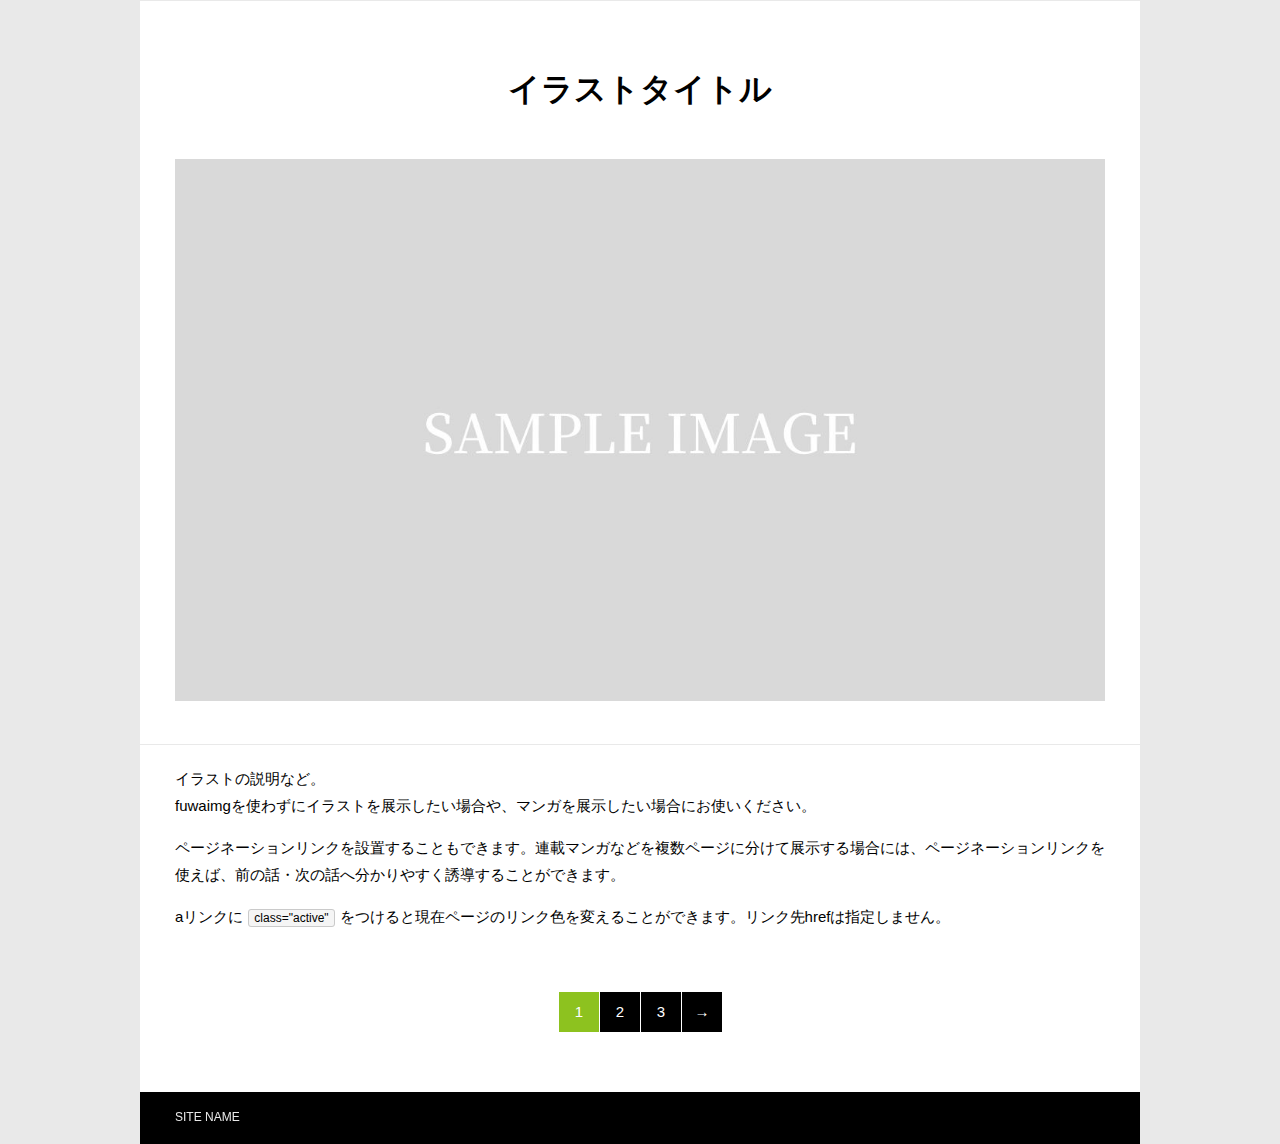
<file: noheader_image.html>
<!DOCTYPE html>
<html lang="ja">

<head>
  <meta charset="utf-8">
  <meta name="viewport" content="width=device-width, initial-scale=1, shrink-to-fit=no">
  <title>SITE NAME</title>
  <meta name="description" content="description">
  <meta property="og:locale" content="ja_JP">
  <meta property="og:site_name" content="SITE NAME">

  <!-- Twitterカード表示に必要なメタタグ
  <meta property="og:title" content="ページタイトル">
  <meta property="og:description" content="ページの概要">
  <meta name="twitter:card" content="summary_large_image">
  <meta property="og:image" content="OGP画像の絶対パス"> -->

  <!-- 検索避けタグ
  <meta name="robots" content="noindex,nofollow,noarchive,noimageindex"> -->

  <link rel="icon" type="image/vnd.microsoft.icon" href="favicon.ico">
  <link href="css/style.css" rel="stylesheet">
  <link href="css/fuwaimg.css" rel="stylesheet">
  <script src="js/jquery.js"></script>
</head>

<body>


  <main>
    <div class="container">

      <section>

        <h1>イラストタイトル</h1>
        <p class="center">
          <img src="img/sample.jpg" alt="イラストの説明">
        </p>

      </section>

      <section>

        <p>
          イラストの説明など。<br>
          fuwaimgを使わずにイラストを展示したい場合や、マンガを展示したい場合にお使いください。
        </p>

        <p>ページネーションリンクを設置することもできます。連載マンガなどを複数ページに分けて展示する場合には、ページネーションリンクを使えば、前の話・次の話へ分かりやすく誘導することができます。</p>
        <p>aリンクに<code>class="active"</code>をつけると現在ページのリンク色を変えることができます。リンク先hrefは指定しません。</p>

        <ul class="pagination">
          <!-- <li><a href="#">←</a></li> -->
          <li><a class="active">1</a></li>
          <li><a href="#">2</a></li>
          <li><a href="#">3</a></li>
          <li><a href="#">→</a></li>
        </ul>

      </section>

    </div>
  </main>

  <footer>
    <div class="footer-container">
      <p>SITE NAME</p>
    </div>
  </footer>

  <!-- 上に戻るボタンここから -->
  <a href="#" id="totop" class="totop-hidden"></a>
  <!-- 上に戻るボタンここまで -->

  <script src="js/common.js"></script>
  <script src="js/fuwaimg.js"></script>
</body>

</html>
</file>
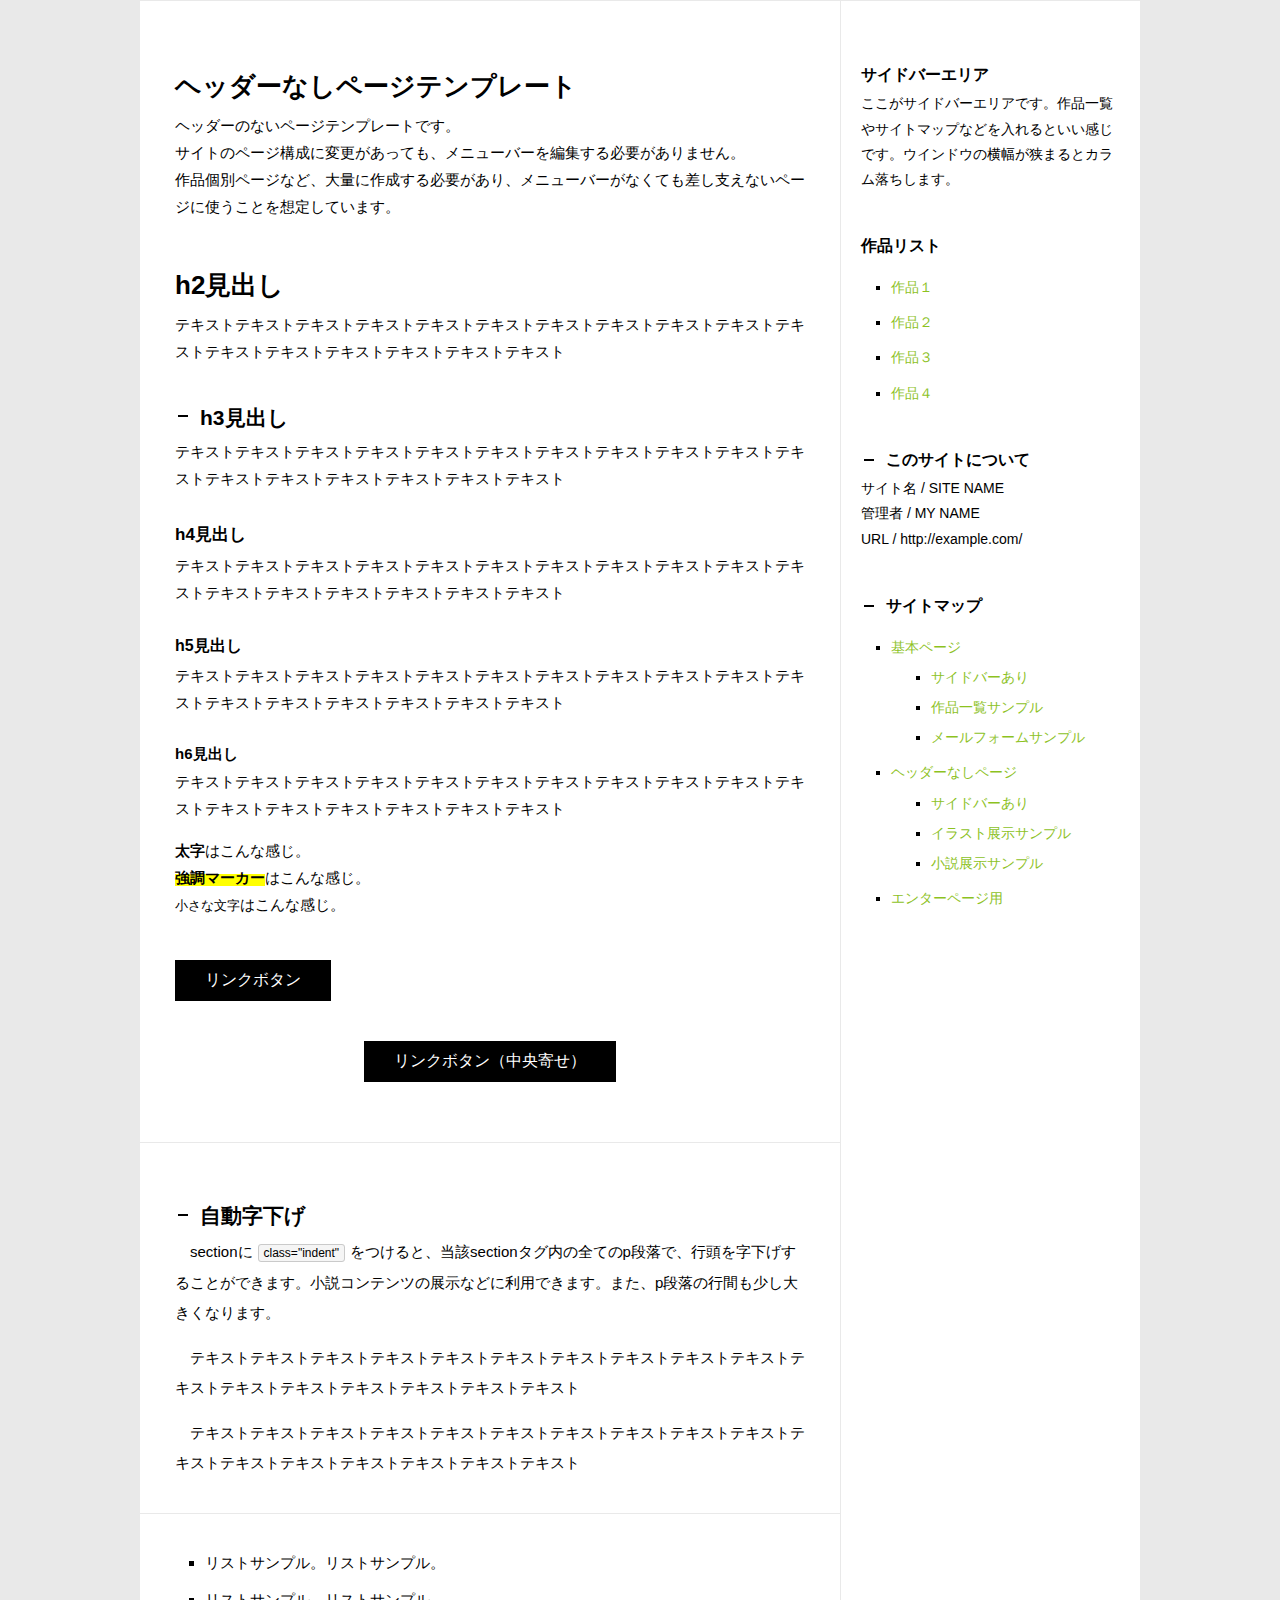
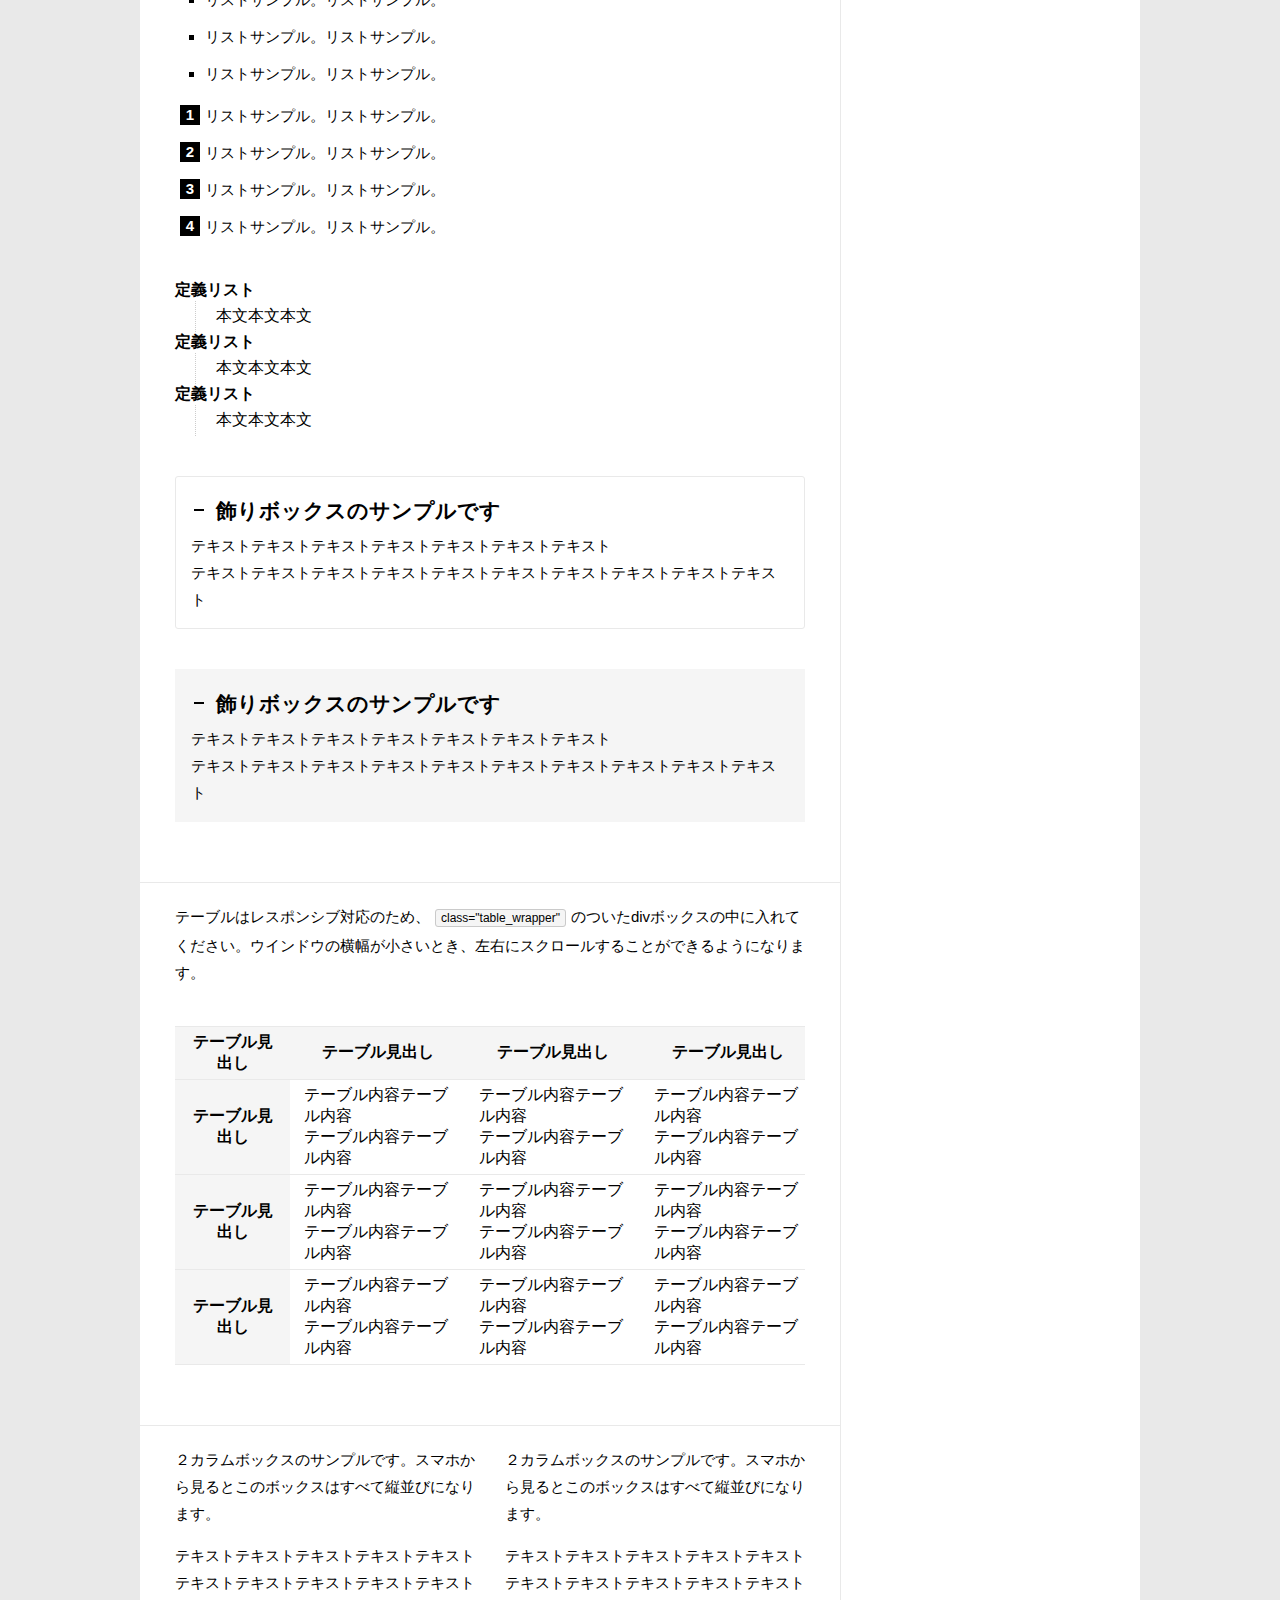
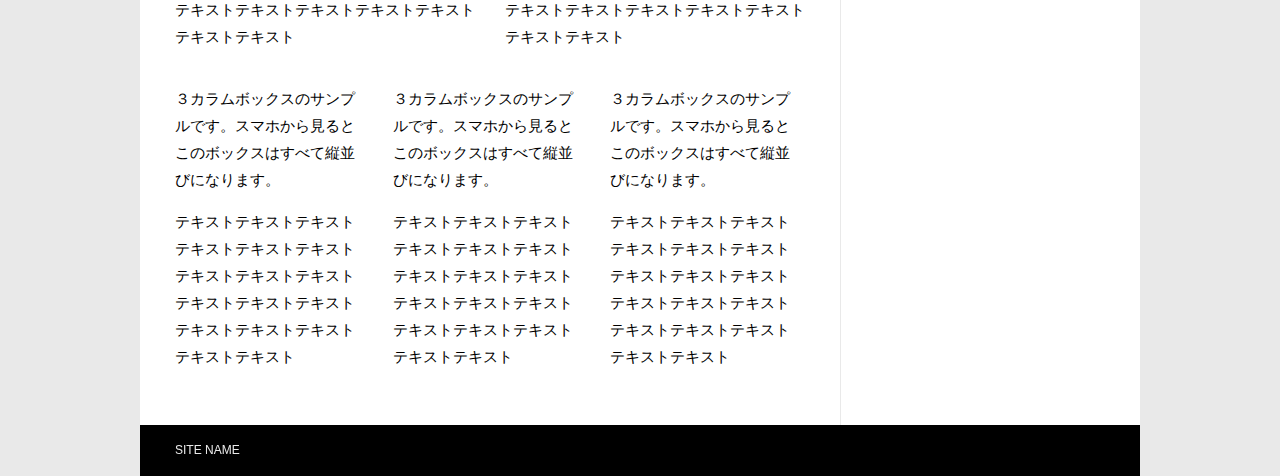
<file: noheader_sidebar.html>
<!DOCTYPE html>
<html lang="ja">

<head>
  <meta charset="utf-8">
  <meta name="viewport" content="width=device-width, initial-scale=1, shrink-to-fit=no">
  <title>SITE NAME</title>
  <meta name="description" content="description">
  <meta property="og:locale" content="ja_JP">
  <meta property="og:site_name" content="SITE NAME">

  <!-- Twitterカード表示に必要なメタタグ
  <meta property="og:title" content="ページタイトル">
  <meta property="og:description" content="ページの概要">
  <meta name="twitter:card" content="summary_large_image">
  <meta property="og:image" content="OGP画像の絶対パス"> -->

  <!-- 検索避けタグ
  <meta name="robots" content="noindex,nofollow,noarchive,noimageindex"> -->

  <link rel="icon" type="image/vnd.microsoft.icon" href="favicon.ico">
  <link href="css/style.css" rel="stylesheet">
  <link href="css/fuwaimg.css" rel="stylesheet">
  <script src="js/jquery.js"></script>
</head>

<body>


  <main>

    <div class="container">
      <div class="two-column">
        <div class="contents">
    <section>

        <h2>ヘッダーなしページテンプレート</h2>
        <p>
          ヘッダーのないページテンプレートです。<br>
          サイトのページ構成に変更があっても、メニューバーを編集する必要がありません。<br>
          作品個別ページなど、大量に作成する必要があり、メニューバーがなくても差し支えないページに使うことを想定しています。
        </p>

        <h2>h2見出し</h2>
        <p>テキストテキストテキストテキストテキストテキストテキストテキストテキストテキストテキストテキストテキストテキストテキストテキストテキスト</p>

        <h3>h3見出し</h3>
        <p>テキストテキストテキストテキストテキストテキストテキストテキストテキストテキストテキストテキストテキストテキストテキストテキストテキスト</p>

        <h4>h4見出し</h4>
        <p>テキストテキストテキストテキストテキストテキストテキストテキストテキストテキストテキストテキストテキストテキストテキストテキストテキスト</p>

        <h5>h5見出し</h5>
        <p>テキストテキストテキストテキストテキストテキストテキストテキストテキストテキストテキストテキストテキストテキストテキストテキストテキスト</p>

        <h6>h6見出し</h6>
        <p>テキストテキストテキストテキストテキストテキストテキストテキストテキストテキストテキストテキストテキストテキストテキストテキストテキスト</p>

        <p>
          <strong>太字</strong>はこんな感じ。<br>
          <span class="marker">強調マーカー</span>はこんな感じ。<br>
          <small>小さな文字</small>はこんな感じ。
        </p>

        <a href="#" class="btn">リンクボタン</a>

        <a href="#" class="btn center">リンクボタン（中央寄せ）</a>

    </section>

    <section class="indent">
        <h3>自動字下げ</h3>
        <p>sectionに<code>class="indent"</code>をつけると、当該sectionタグ内の全てのp段落で、行頭を字下げすることができます。小説コンテンツの展示などに利用できます。また、p段落の行間も少し大きくなります。</p>
        <p>テキストテキストテキストテキストテキストテキストテキストテキストテキストテキストテキストテキストテキストテキストテキストテキストテキスト</p>
        <p>テキストテキストテキストテキストテキストテキストテキストテキストテキストテキストテキストテキストテキストテキストテキストテキストテキスト</p>

    </section>

    <section>

        <ul>
          <li>リストサンプル。リストサンプル。</li>
          <li>リストサンプル。リストサンプル。</li>
          <li>リストサンプル。リストサンプル。</li>
          <li>リストサンプル。リストサンプル。</li>
        </ul>

        <ol>
          <li>リストサンプル。リストサンプル。</li>
          <li>リストサンプル。リストサンプル。</li>
          <li>リストサンプル。リストサンプル。</li>
          <li>リストサンプル。リストサンプル。</li>
        </ol>

        <dl>
          <dt>定義リスト</dt>
          <dd>本文本文本文</dd>
          <dt>定義リスト</dt>
          <dd>本文本文本文</dd>
          <dt>定義リスト</dt>
          <dd>本文本文本文</dd>
        </dl>

        <div class="box1">
          <h3>飾りボックスのサンプルです</h3>
          <p>テキストテキストテキストテキストテキストテキストテキスト<br>
            テキストテキストテキストテキストテキストテキストテキストテキストテキストテキスト</p>
        </div>

        <div class="box2">
          <h3>飾りボックスのサンプルです</h3>
          <p>テキストテキストテキストテキストテキストテキストテキスト<br>
            テキストテキストテキストテキストテキストテキストテキストテキストテキストテキスト</p>
        </div>

    </section>

    <section>

        <p>テーブルはレスポンシブ対応のため、<code>class="table_wrapper"</code>のついたdivボックスの中に入れてください。ウインドウの横幅が小さいとき、左右にスクロールすることができるようになります。</p>

        <div class="table_wrapper">
          <table>
            <tbody>
              <tr>
                <th>テーブル見出し</th>
                <th>テーブル見出し</th>
                <th>テーブル見出し</th>
                <th>テーブル見出し</th>
              </tr>
              <tr>
                <th>テーブル見出し</th>
                <td>テーブル内容テーブル内容<br>テーブル内容テーブル内容</td>
                <td>テーブル内容テーブル内容<br>テーブル内容テーブル内容</td>
                <td>テーブル内容テーブル内容<br>テーブル内容テーブル内容</td>
              </tr>
              <tr>
                <th>テーブル見出し</th>
                <td>テーブル内容テーブル内容<br>テーブル内容テーブル内容</td>
                <td>テーブル内容テーブル内容<br>テーブル内容テーブル内容</td>
                <td>テーブル内容テーブル内容<br>テーブル内容テーブル内容</td>
              </tr>
              <tr>
                <th>テーブル見出し</th>
                <td>テーブル内容テーブル内容<br>テーブル内容テーブル内容</td>
                <td>テーブル内容テーブル内容<br>テーブル内容テーブル内容</td>
                <td>テーブル内容テーブル内容<br>テーブル内容テーブル内容</td>
              </tr>
            </tbody>
          </table>
        </div>


    </section>

    <section>
        <!-- ２カラムボックス。ここから↓↓ -->
        <div class="flex">
          <div class="col-2">
            <p>２カラムボックスのサンプルです。スマホから見るとこのボックスはすべて縦並びになります。</p>
            <p>テキストテキストテキストテキストテキストテキストテキストテキストテキストテキストテキストテキストテキストテキストテキストテキストテキスト</p>
          </div>
          <div class="col-2">
            <p>２カラムボックスのサンプルです。スマホから見るとこのボックスはすべて縦並びになります。</p>
            <p>テキストテキストテキストテキストテキストテキストテキストテキストテキストテキストテキストテキストテキストテキストテキストテキストテキスト</p>
          </div>
        </div>
        <!-- ２カラムボックス。ここまで↑↑ -->

        <!-- ３カラムボックス。ここから↓↓ -->
        <div class="flex">
          <div class="col-3">
            <p>３カラムボックスのサンプルです。スマホから見るとこのボックスはすべて縦並びになります。</p>
            <p>テキストテキストテキストテキストテキストテキストテキストテキストテキストテキストテキストテキストテキストテキストテキストテキストテキスト</p>
          </div>
          <div class="col-3">
            <p>３カラムボックスのサンプルです。スマホから見るとこのボックスはすべて縦並びになります。</p>
            <p>テキストテキストテキストテキストテキストテキストテキストテキストテキストテキストテキストテキストテキストテキストテキストテキストテキスト</p>
          </div>
          <div class="col-3">
            <p>３カラムボックスのサンプルです。スマホから見るとこのボックスはすべて縦並びになります。</p>
            <p>テキストテキストテキストテキストテキストテキストテキストテキストテキストテキストテキストテキストテキストテキストテキストテキストテキスト</p>
          </div>
        </div>
        <!-- ３カラムボックス。ここまで↑↑ -->

    </section>

        </div>

        <aside>
          <h2>サイドバーエリア</h2>
          <p>ここがサイドバーエリアです。作品一覧やサイトマップなどを入れるといい感じです。ウインドウの横幅が狭まるとカラム落ちします。</p>

          <h2>作品リスト</h2>
          <ul>
            <li><a href="#">作品１</a></li>
            <li><a href="#">作品２</a></li>
            <li><a href="#">作品３</a></li>
            <li><a href="#">作品４</a></li>
          </ul>

          <h3>このサイトについて</h3>
          <p>
            サイト名 / SITE NAME<br>
            管理者 / MY NAME<br>
            URL / http://example.com/
          </p>

          <h3>サイトマップ</h3>
          <ul>
            <li><a href="index.html">基本ページ</a>
              <ul>
                <li><a href="index_sidebar.html">サイドバーあり</a></li>
                <li><a href="index_lists.html">作品一覧サンプル</a></li>
                <li><a href="index_contact.html">メールフォームサンプル</a></li>
              </ul>
            </li>
            <li><a href="noheader.html">ヘッダーなしページ</a>
              <ul>
                <li><a href="noheader_sidebar.html">サイドバーあり</a></li>
                <li><a href="noheader_image.html">イラスト展示サンプル</a></li>
                <li><a href="noheader_text.html">小説展示サンプル</a></li>
              </ul>
            </li>
            <li><a href="enter.html">エンターページ用</a></li>
          </ul>
          
        </aside>

      </div>
    </div>
  </main>

  <footer>
    <div class="footer-container">
      <p>SITE NAME</p>
    </div>
  </footer>

  <!-- 上に戻るボタンここから -->
  <a href="#" id="totop" class="totop-hidden"></a>
  <!-- 上に戻るボタンここまで -->

  <script src="js/common.js"></script>
  <script src="js/fuwaimg.js"></script>
</body>

</html>
</file>
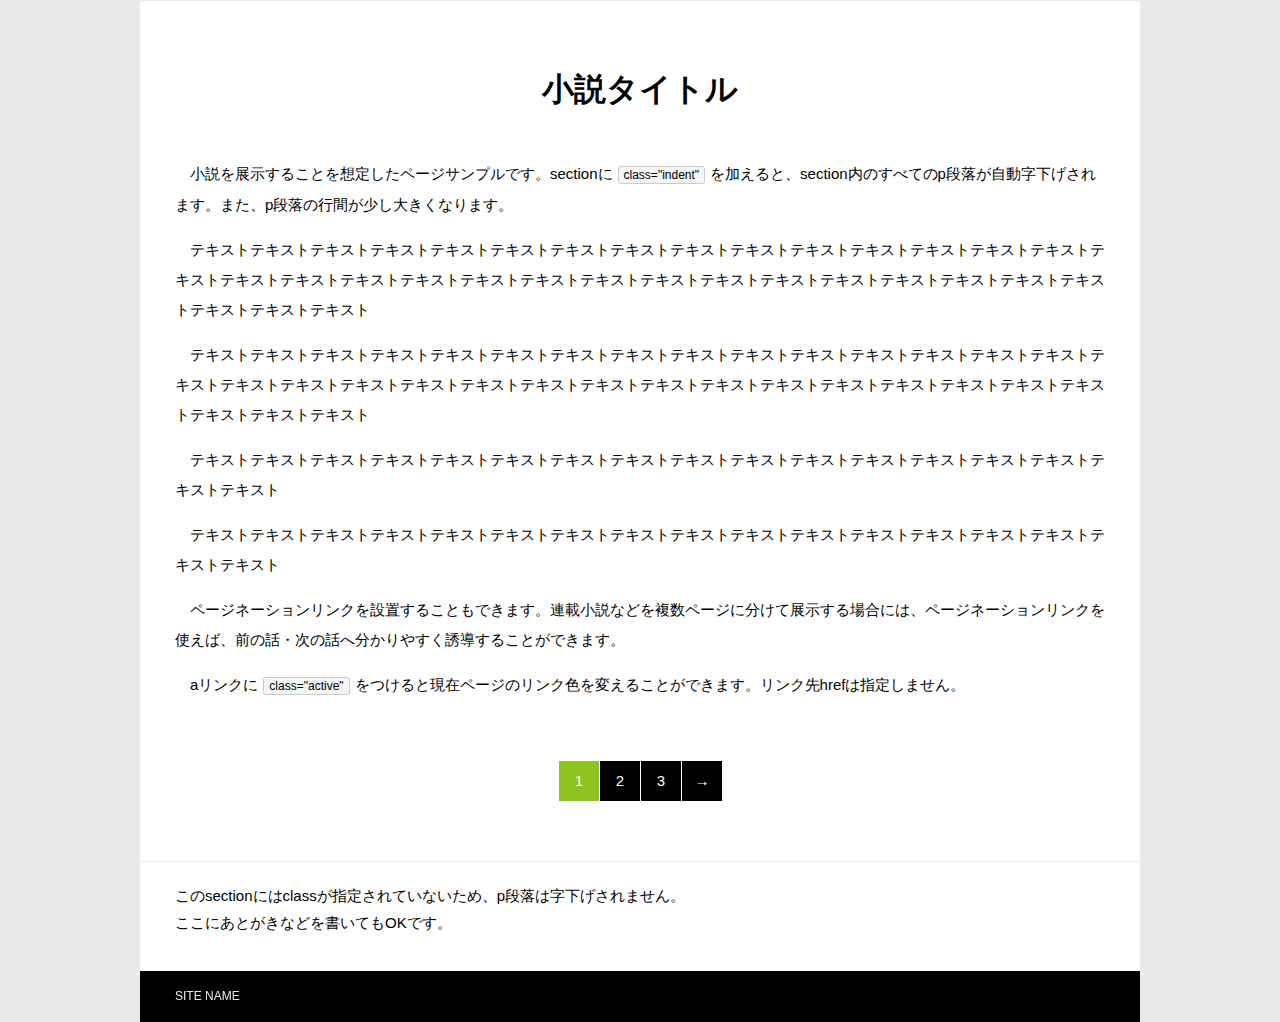
<file: noheader_text.html>
<!DOCTYPE html>
<html lang="ja">

<head>
  <meta charset="utf-8">
  <meta name="viewport" content="width=device-width, initial-scale=1, shrink-to-fit=no">
  <title>SITE NAME</title>
  <meta name="description" content="description">
  <meta property="og:locale" content="ja_JP">
  <meta property="og:site_name" content="SITE NAME">

  <!-- Twitterカード表示に必要なメタタグ
  <meta property="og:title" content="ページタイトル">
  <meta property="og:description" content="ページの概要">
  <meta name="twitter:card" content="summary_large_image">
  <meta property="og:image" content="OGP画像の絶対パス"> -->

  <!-- 検索避けタグ
  <meta name="robots" content="noindex,nofollow,noarchive,noimageindex"> -->

  <link rel="icon" type="image/vnd.microsoft.icon" href="favicon.ico">
  <link href="css/style.css" rel="stylesheet">
  <link href="css/fuwaimg.css" rel="stylesheet">
  <script src="js/jquery.js"></script>
</head>

<body>


  <main>

    <div class="container">
    <section class="indent">

        <h1>小説タイトル</h1>
        <p>
          小説を展示することを想定したページサンプルです。sectionに<code>class="indent"</code>を加えると、section内のすべてのp段落が自動字下げされます。また、p段落の行間が少し大きくなります。
        </p>

        <p>テキストテキストテキストテキストテキストテキストテキストテキストテキストテキストテキストテキストテキストテキストテキストテキストテキストテキストテキストテキストテキストテキストテキストテキストテキストテキストテキストテキストテキストテキストテキストテキストテキストテキスト</p>

        <p>テキストテキストテキストテキストテキストテキストテキストテキストテキストテキストテキストテキストテキストテキストテキストテキストテキストテキストテキストテキストテキストテキストテキストテキストテキストテキストテキストテキストテキストテキストテキストテキストテキストテキスト</p>

        <p>テキストテキストテキストテキストテキストテキストテキストテキストテキストテキストテキストテキストテキストテキストテキストテキストテキスト</p>

        <p>テキストテキストテキストテキストテキストテキストテキストテキストテキストテキストテキストテキストテキストテキストテキストテキストテキスト</p>

        <p>ページネーションリンクを設置することもできます。連載小説などを複数ページに分けて展示する場合には、ページネーションリンクを使えば、前の話・次の話へ分かりやすく誘導することができます。</p>
        <p>aリンクに<code>class="active"</code>をつけると現在ページのリンク色を変えることができます。リンク先hrefは指定しません。</p>

        <ul class="pagination">
          <!-- <li><a href="#">←</a></li> -->
          <li><a class="active">1</a></li>
          <li><a href="#">2</a></li>
          <li><a href="#">3</a></li>
          <li><a href="#">→</a></li>
        </ul>

    </section>

    <section>
        <p>
          このsectionにはclassが指定されていないため、p段落は字下げされません。<br>
          ここにあとがきなどを書いてもOKです。
        </p>
    </section>
  </div>

  </main>

  <footer>
    <div class="footer-container">
      <p>SITE NAME</p>
    </div>
  </footer>

  <!-- 上に戻るボタンここから -->
  <a href="#" id="totop" class="totop-hidden"></a>
  <!-- 上に戻るボタンここまで -->

  <script src="js/common.js"></script>
  <script src="js/fuwaimg.js"></script>
</body>

</html>
</file>
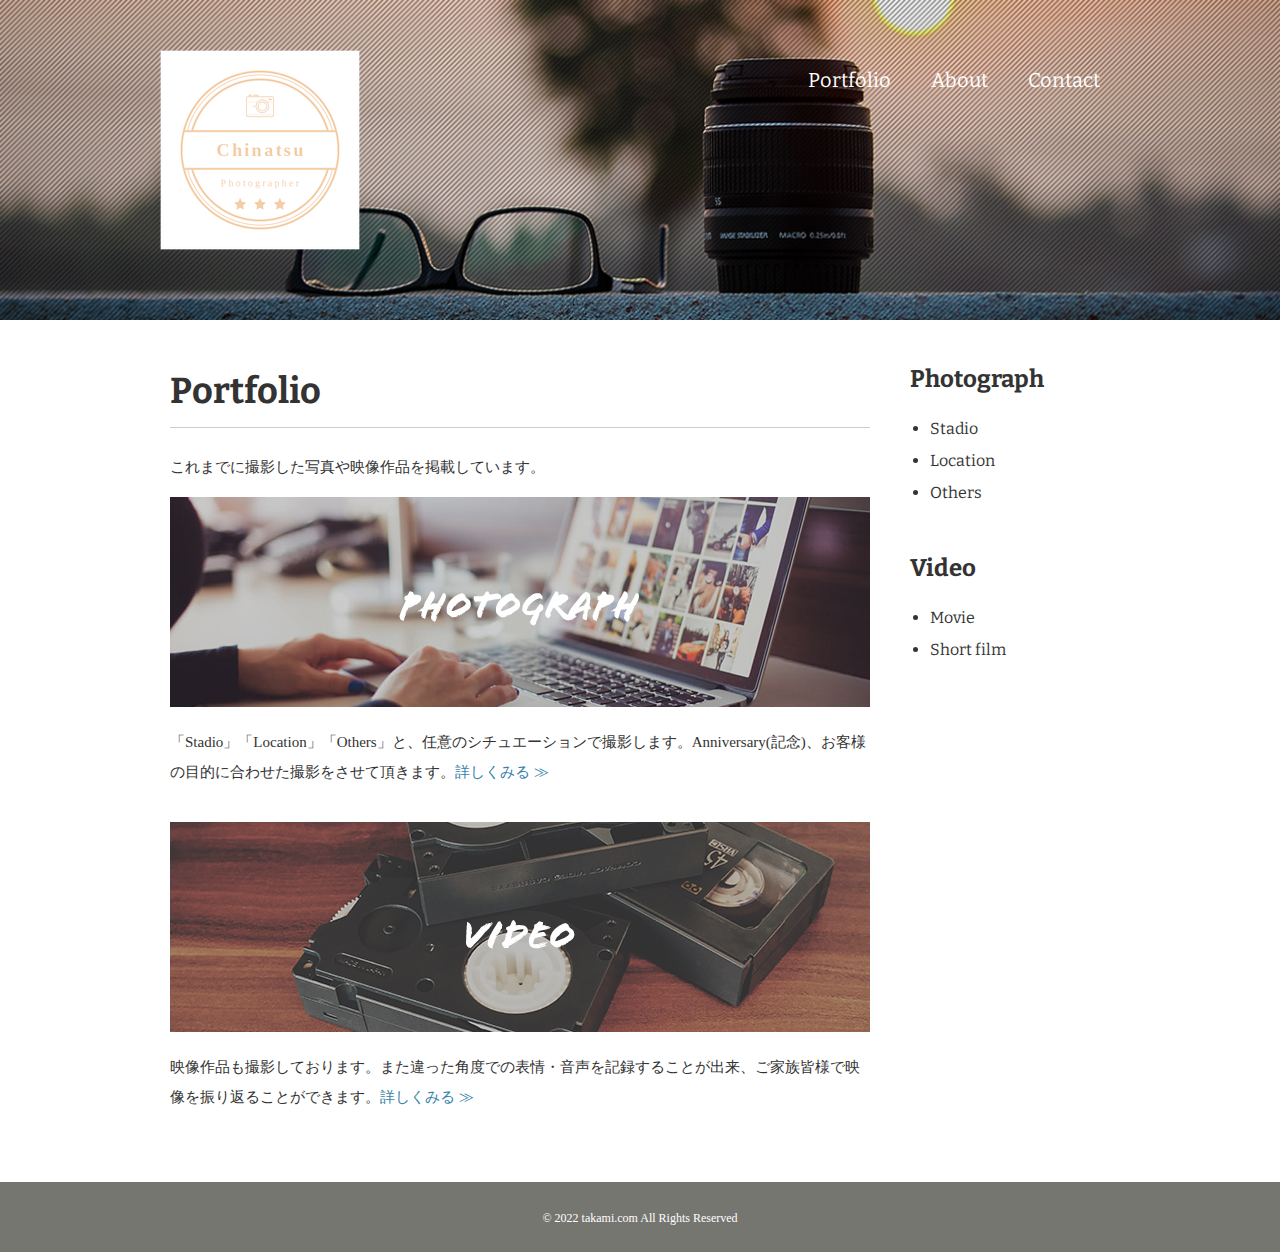
<file: portfolio.html>
<!DOCTYPE html>
<html>
<head>
<meta charset="UTF-8">
<meta name="viewport" content="width=device-width,initial-scale=1">
<title>Portfolio｜写真家「Chinatsu」</title>
<link href="https://fonts.googleapis.com/css?family=Bitter:400,700" rel="stylesheet">
<link href="style.css" rel="stylesheet">
</head>
<body id="portfolio">
  
  <!-- header始まり -->
  <header>
    <div class="logo">
      <a href="index.html"><img src="images/logo3.png" alt="Chinatsu"></a>
    </div>
    <nav>
      <ul class="global-nav">
        <li><a href="portfolio.html">Portfolio</a></li>
        <li><a href="about.html">About</a></li>
        <li><a href="contact.html">Contact</a></li>
      </ul>
    </nav>
  </header>
  <!-- header終わり -->
  
  <!-- wrap始まり -->
  <div id="wrap" class="clearfix">
    <div class="content">
      <div class="main">
        <h1>Portfolio</h1>
        <p>これまでに撮影した写真や映像作品を掲載しています。</p>
        <section>
          <h2><a href="photograph.html"><img src="images/portfolio-photo.jpg" alt="PHOTOGRAPH"></a></h2>
          <p>「Stadio」「Location」「Others」と、任意のシチュエーションで撮影します。Anniversary(記念)、お客様の目的に合わせた撮影をさせて頂きます。<a href="photograph.html">詳しくみる ≫</a></p>
        </section>
        <section>
          <h2><a href="video.html" ><img src="images/portfolio-video.jpg" alt="VIDEO"></a></h2>
          <p>映像作品も撮影しております。また違った角度での表情・音声を記録することが出来、ご家族皆様で映像を振り返ることができます。<a href="video.html">詳しくみる ≫</a></p>
        </section>
      </div>
      <aside class="sidebar">
        <section>
          <h2>Photograph</h2>
          <ul>
            <li><a href="photograph.html#city">Stadio</a></li>
            <li><a href="photograph.html#beach">Location</a></li>
            <li><a href="photograph.html#forest">Others</a></li>
          </ul>
        </section>
        <section>
          <h2>Video</h2>
          <ul>
            <li><a href="video.html#movie">Movie</a></li>
            <li><a href="video.html#short-film">Short film</a></li>
          </ul>
        </section>
      </aside>
    </div>
  </div>
  <!-- wrap終わり -->
  
  <!-- footer始まり -->
  <footer>
    <small>&copy; 2022 takami.com All Rights Reserved</small>
  </footer>
  <!-- footer終わり -->
  
</body>
</html>
</file>
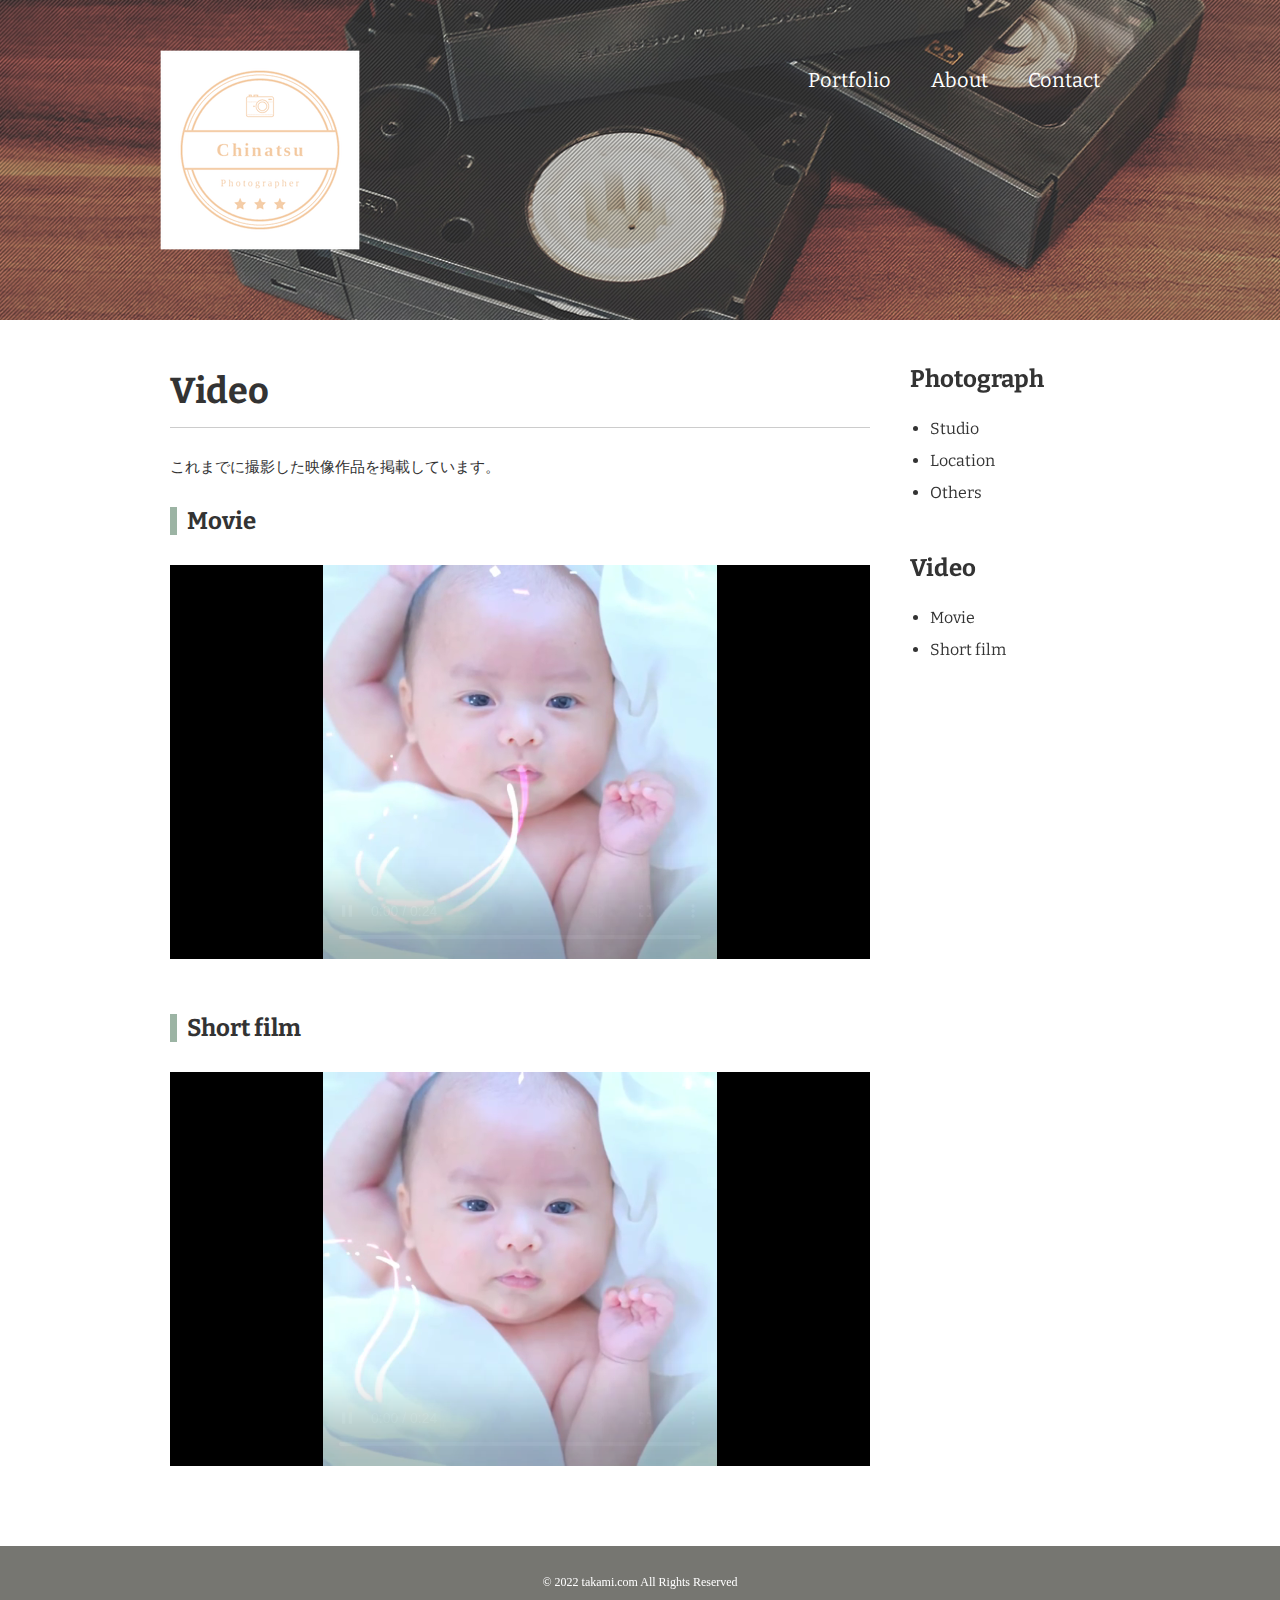
<file: video.html>
<!DOCTYPE html>
<html>
<head>
<meta charset="UTF-8">
<title>Video｜写真家「Chinatsu」</title>
<link href="https://fonts.googleapis.com/css?family=Bitter:400,700" rel="stylesheet">
<link href="style.css" rel="stylesheet">
</head>
<body id="video">
  
  <!-- header始まり -->
  <header>
    <div class="logo">
      <a href="index.html"><img src="images/logo3.png" alt="Chinatsu"></a>
    </div>
    <nav>
      <ul class="global-nav">
        <li><a href="portfolio.html">Portfolio</a></li>
        <li><a href="about.html">About</a></li>
        <li><a href="contact.html">Contact</a></li>
      </ul>
    </nav>
  </header>
  <!-- header終わり -->
  
  <!-- wrap始まり -->
  <div id="wrap" class="clearfix">
    <div class="content">
      <div class="main">
        <h1>Video</h1>
        <p>これまでに撮影した映像作品を掲載しています。</p>
        <section id="movie">
          <h2 class="icon">Movie</h2>
          <iframe width="700" height="394" src="images/video1.mp4" frameborder="0" allow="accelerometer; autoplay; encrypted-media; gyroscope; picture-in-picture" allowfullscreen></iframe>
        </section>
        <section id="short-film">
          <h2 class="icon">Short film</h2>
			<iframe width="700" height="394" src="images/video1.mp4" frameborder="0" allow="accelerometer; autoplay; encrypted-media; gyroscope; picture-in-picture" allowfullscreen></iframe>
        </section>
      </div>
      <aside class="sidebar">
        <section>
          <h2>Photograph</h2>
          <ul>
            <li><a href="photograph.html#city">Studio</a></li>
            <li><a href="photograph.html#beach">Location</a></li>
            <li><a href="photograph.html#forest">Others</a></li>
          </ul>
        </section>
        <section>
          <h2>Video</h2>
          <ul>
            <li><a href="video.html#movie">Movie</a></li>
            <li><a href="video.html#short">Short film</a></li>
          </ul>
        </section>
      </aside>
    </div>
  </div>
  <!-- wrap終わり -->
  
  <!-- footer始まり -->
  <footer>
    <small>&copy; 2022 takami.com All Rights Reserved</small>
  </footer>
  <!-- footer終わり -->
  
</body>
</html>
</file>
<file: style.css>
@charset "utf-8";

/* 全ページ共通指定
----------------------------------------*/

body {
  font-size: 15px;
  line-height: 2;
  margin: 0;
  padding: 0;
  color: #333333;
  background-color: #cccccc;
}

p,h1,h2,h3,h4,h5,h6 {
  margin-top: 0;
}

img {
  vertical-align: bottom;
}

ul {
  margin: 0;
  padding: 0;
}

h1 {
  font-family: 'Bitter', serif;
  font-size: 36px;
  border-bottom: 1px solid #cccccc;
}

h2 {
  font-family: 'Bitter', serif;
  font-size: 24px;
}

table {
  border-spacing: 0;
  border-collapse: collapse;
}

a {
  text-decoration: none;
  color: #3583aa;
}

a:visited {
  color: #788d98;
}

a:hover {
  text-decoration: underline;
}

.btn a {
  font-family: 'Bitter', serif;
  font-size: 20px;
  line-height: 50px;
  display: block;
  width: 185px;
  margin-top: 20px;
  text-align: center;
  color: #000;
  border: 3px solid rgb(251,206,131,1);
  border-radius: 5px;
  background-color: rgb(253,239,210,1);
}

.btn a:hover {
  text-decoration: none;
  color: #000;
  background-color: rgb(251,225,229,1);
}

a img:hover {
  opacity: .8;
}

.icon:before {
  padding-right: 10px;
  content: "";
  border-left: 7px solid #9cb4a4;
}

.clearfix:after {
  display: block;
  clear: both;
  content: "";
}

/* レイアウトに関する指定
----------------------------------------*/

header {
  width: 960px;
  height: 100px;
  margin: 0 auto;
}

.logo {
  float: left;
  margin-top: 50px;
  margin-bottom: 20px;
}

.global-nav {
  float: right;
  margin-top: 60px;
}

.global-nav li {
  font-family: 'Bitter', serif;
  font-size: 20px;
  float: left;
  margin: 0 20px;
  list-style: none;
}

.global-nav li a {
  color: #ffffff;
}

.global-nav li a:hover {
  padding-bottom: 3px;
  text-decoration: none;
  border-bottom: 2px solid #ffffff;
}

#wrap {
  clear: both;
  margin-top: 220px;
  padding: 35px 0;
  background-color: #ffffff;
}

.content {
  width: 960px;
  margin: 0 auto;
}

.main-center {
  width: 940px;
  margin: 0 auto;
}

.main {
  float: left;
  width: 700px;
  margin: 0 10px;
}

.sidebar {
  font-family: 'Bitter', serif;
  float: right;
  width: 200px;
  margin: 0 10px 0 30px;
}

.sidebar h2 {
  margin-bottom: 10px;
}

.sidebar ul {
  font-size: 16px;
  margin-left: 20px;
}

.sidebar ul a {
  color: #333333;
}

section {
  margin-bottom: 35px;
}

footer {
  padding: 20px 0;
  text-align: center;
  color: #ffffff;
  background-color: #767671;
}

footer small {
  font-size: 12px;
}

/* index.htmlへの指定
----------------------------------------*/

#index {
  background-image: url(images/bg-index.jpg);
  background-repeat: no-repeat;
  background-attachment: fixed;
  background-position: center center;
  background-size: cover;
}
#index #wrap {
  margin-top: 0;
  padding: 0;
  background-color: transparent;
}

#index .content {
  margin-top: 150px;
}

#index h1 {
  font-family: 'Bitter', serif;
  font-size: 100px;
  line-height: 1;
  margin-bottom: 50px;
  color: #ffffff;
  border: none;
}

#index p {
  font-size: 16px;
  color: #ffffff;
}

#index footer {
  width: 960px;
  margin: 150px auto 0 auto;
  text-align: left;
  background-color: transparent;
}

/* about.htmlへの指定
----------------------------------------*/

#about {
  background-image: url(images/bg-about.jpg);
  background-repeat: no-repeat;
  background-attachment: fixed;
  background-position: center top;
  background-size: 100% auto;
}

#about .profile-txt {
  float: left;
  width: 540px;
}

#about .profile-txt span {
  font-weight: bold;
}

#about .profile-image {
  float: right;
}

#about .career th {
  width: 240px;
  padding: 12px 0;
  border: 1px solid #cccccc;
  background-color: #f0f0f0;
}

#about .career td {
  width: 660px;
  padding: 12px 0 12px 40px;
  border: 1px solid #cccccc;
}

/* portfolio.htmlへの指定
----------------------------------------*/

#portfolio {
  background-image: url(images/bg-portfolio.jpg);
  background-repeat: no-repeat;
  background-attachment: fixed;
  background-position: center top;
  background-size: 100% auto;
}

/* photograph.htmlへの指定
----------------------------------------*/

#photograph {
  background-image: url(images/bg-photograph.jpg);
  background-repeat: no-repeat;
  background-attachment: fixed;
  background-position: center top;
  background-size: 100% auto;
}

#photograph .photograph-list li {
  float: left;
  margin: 0 20px 15px 0;
  list-style: none;
}

#photograph .photograph-list li:nth-child(3n) {
  margin-right: 0;
}

/* video.htmlへの指定
----------------------------------------*/

#video {
  background-image: url(images/bg-video.jpg);
  background-repeat: no-repeat;
  background-attachment: fixed;
  background-position: center top;
  background-size: 100% auto;
}

/* contact.htmlへの指定
----------------------------------------*/

#contact {
  background-image: url(images/bg-contact.jpg);
  background-repeat: no-repeat;
  background-attachment: fixed;
  background-position: center top;
  background-size: 100% auto;
}

#contact .access table {
  float: left;
}

#contact .access th,
#contact .access td {
  line-height: 1.7;
  text-align: left;
  vertical-align: top;
}

#contact .access td {
  padding-left: 30px;
}

#contact .access iframe {
  float: right;
  width: 460px;
}

#contact .form {
  padding: 30px 50px;
  background-color: #eaeaea;
}

#contact .form dl dt {
  float: left;
  clear: both;
  width: 165px;
  padding: 10px 0;
}

#contact .form dl dd {
  padding: 10px 0;
}

#contact .form .name {
  width: 240px;
  height: 30px;
}

#contact .form .email {
  width: 300px;
  height: 30px;
}

#contact .form .tel {
  width: 240px;
  height: 30px;
}

#contact .form .type {
  width: 180px;
  height: 30px;
}

#contact .form .message {
  width: 660px;
  height: 150px;
}

#contact .form button {
  font-size: 20px;
  line-height: 50px;
  display: block;
  width: 120px;
  margin-left: 165px;
  text-align: center;
  color: #000;
  border: 3px solid rgb(251,206,131,1);
  border-radius: 5px;
  background-color: rgb(253,239,210,1);
}

#contact .form button:hover {
  cursor: pointer;
  color: #000;
  background-color: rgb(251,225,229,1);
}

#contact .form .required:after {
  content: "*";
  color: #ff0000;
}

#contact .form .attention {
  margin: 20px 0 0 165px;
}
/* -----------------------------------
SNSリンク
----------------------------------- */
ul.sns {
  list-style: none;
  display: -webkit-box;
  display: flex;
}
ul.sns li {
  margin: 0;
}
ul.sns li a {
  display: block;
  margin-right: 15px;
}
ul.sns li a img {
  width: 30px;
  height: 30px;
}

/* スマートフォン用CSS
----------------------------------------*/

@media screen and (max-width:600px) {
  /* 画面サイズが600px以下の場合に適用 */

  body {
    font-size: 3.5vw;
  }

  h1 {
    font-size: 7.2vw;
  }

  h2 {
    font-size: 6vw;
  }

  h2 img {
    max-width: 100%;
  }

  header {
    width: auto;
    margin: 0 5%;
  }

  .logo {
    float: none;
    margin-top: 60px;
    text-align: center;
    zoom: 0.3;
  }

  .global-nav {
    float: none;
    margin-top: 40px;
    text-align: center;
  }

  .global-nav li {
    display: inline;
    float: none;
    margin: 0 8px;
  }

  #wrap {
    margin-top: 40px;
    padding: 35px 0 0;
  }

  .content {
    width: 100%;
  }

  .main {
    float: none;
    width: auto;
    margin: 0 5%;
  }

  .sidebar {
    float: none;
    width: auto;
    margin: 0;
    padding: 30px 10% 10px;
    background-color: #f7f6f4;
  }

  #portfolio {
    background-image: url(images/bg-portfolio-sp.jpg);
  }
  #about .profile-txt {
    float: none;
    width: auto;
  }
  #about .profile-image {
    float: none;
  }
 td,th {
  display: block;
 }
}
</file>
<file: css/style.css>
@charset "UTF-8";
/* -----------------------------------
Flexbox設定
----------------------------------- */
.footer-container,
.header-container {
  width: 100%;
  padding-right: 10px;
  padding-left: 10px;
  margin-right: auto;
  margin-left: auto;
}

.container {
  width: 100%;
  padding-right: 0;
  padding-left: 0;
  margin-right: auto;
  margin-left: auto;
}

.flex {
  display: -webkit-box;
  display: flex;
  flex-wrap: wrap;
}

.flex .col-2,
.flex .col-3 {
  width: 100%;
  margin-bottom: 20px;
}

.wrap {
  display: -webkit-box;
  display: flex;
  flex-wrap: wrap;
  -webkit-box-orient: vertical;
  -webkit-box-direction: normal;
          flex-direction: column;
}

.flex-reverse {
  -webkit-box-orient: horizontal;
  -webkit-box-direction: reverse;
          flex-direction: row-reverse;
}

.flex-center {
  -webkit-box-pack: center;
          justify-content: center;
}

.center {
  text-align: center;
}

@media (min-width: 768px) {
  .footer-container,
  .header-container {
    padding-right: 15px;
    padding-left: 15px;
  }
  .flex {
    -webkit-box-pack: justify;
            justify-content: space-between;
  }
  .flex .col-2 {
    width: calc(50% - 15px);
  }
  .flex .col-3 {
    width: calc(33.33% - 15px);
  }
}

@media (min-width: 768px) and (max-width: 1029px) {
  .container,
  .footer-container,
  .header-container {
    max-width: 720px;
  }
}

@media (min-width: 1030px) {
  .container,
  .footer-container,
  .header-container {
    max-width: 960px;
  }
}

@media (min-width: 1240px) {
  .container,
  .footer-container,
  .header-container {
    max-width: 1000px;
  }
}

/* -----------------------------------
リセットCSS
基本的には触らないでください
----------------------------------- */
input[type="submit"] {
  -webkit-appearance: none;
  border-radius: 0;
}

html {
  box-sizing: border-box;
  -ms-overflow-style: scrollbar;
}

*,
*::after,
*::before {
  box-sizing: border-box;
}

img {
  border: none;
  max-width: 100%;
  height: auto;
}

a {
  text-decoration: none;
}

ol,
ul {
  list-style: none;
  padding: 0;
}

h1,
h2,
h3,
h4,
h5,
img,
p {
  margin: 0;
  padding: 0;
}

hr {
  border: none;
  height: 1px;
  background: #f1eded;
  margin: 2em auto;
  width: 100%;
}

a,
input,
textarea,
img {
  -webkit-transition: .3s;
  transition: .3s;
}

h1,
h2,
h3,
h4,
h5,
p {
  line-height: 1.6em;
}

/* -----------------------------------
ベース設定
----------------------------------- */
* {
  box-sizing: border-box;
}

body {
  /* ※001 - 背景色の変更↓ */
  background-color: #e9e9e9;
  /* ※002 - 文字色の変更↓ */
  color: #000000;
  /* ※003 - 基本フォントの変更↓ */
  font-family: YuGothic, "Yu Gothic", "ヒラギノ角ゴシック", "Hiragino Sans", sans-serif;
  padding: 0;
  margin: 0;
  /* ※004 - 背景を画像で覆いたい場合
  background-image: url('../img/background.jpg');
  background-position: center;
  background-repeat: no-repeat;
  background-size: cover;
  background-attachment: fixed;
  */
}

/* つけるとスマホでしか表示されなくなるクラス */
.only-phone {
  display: inline-block;
}

@media (min-width: 481px) {
  .only-phone {
    display: none;
  }
}

/* つけるとスマホで見たときだけ表示されなくなるクラス */
.except-phone {
  display: none;
}

@media (min-width: 481px) {
  .except-phone {
    display: inline-block;
  }
}

/* つけるとタブレットでしか表示されなくなるクラス */
.only-pad {
  display: none;
}

@media (min-width: 481px) {
  .only-pad {
    display: inline-block;
  }
}

@media (min-width: 768px) {
  .only-pad {
    display: none;
  }
}

/* つけるとPCでしか表示されなくなるクラス */
.only-pc {
  display: none;
}

@media (min-width: 768px) {
  .only-pc {
    display: inline-block;
  }
}

/* つけるとPCで見たときだけ表示されなくなるクラス */
.except-pc {
  display: inline-block;
}

@media (min-width: 768px) {
  .except-pc {
    display: none;
  }
}

.footer-container,
.header-container {
  padding: 0 16px;
}

@media (min-width: 768px) {
  .footer-container,
  .header-container {
    padding: 0 35px;
  }
}

/* -----------------------------------
見出し、テキストなど
----------------------------------- */
h1,
h2,
h3,
h4,
h5,
h6,
ol,
p,
ul {
  line-height: 1.8em;
}

h1.center,
h2.center,
h3.center,
h4.center,
h5.center,
h6.center,
ol.center,
p.center,
ul.center {
  text-align: center;
}

p {
  margin: 0 auto 1em;
  font-size: 15px;
}

ol,
ul {
  font-size: 15px;
}

code {
  font-family: "メイリオ", Meiryo, "ヒラギノ丸ゴ ProN", "Hiragino Maru Gothic ProN", "Hiragino Kaku Gothic ProN", "ヒラギノ角ゴ ProN W3", sans-serif;
  background: #f5f5f5;
  font-size: 12px;
  border: 1px solid #cacaca;
  padding: 1px 5px;
  border-radius: 3px;
  margin: 0 5px;
}

h1,
h2,
h3,
h4,
h5,
h6 {
  margin: 1.6em auto 0.1em;
}

h1 {
  text-align: center;
  margin: 40px auto;
}

h2 {
  font-size: 20px;
}

@media (min-width: 768px) {
  h2 {
    font-size: 26px;
  }
}

h3 {
  font-size: 18px;
  position: relative;
  padding-left: 25px;
}

h3:before {
  content: '';
  display: block;
  position: absolute;
  height: 2px;
  width: 10px;
  background: #000000;
  margin: auto;
  top: 0.8em;
  left: 3px;
}

@media (min-width: 768px) {
  h3 {
    font-size: 21px;
  }
}

h4 {
  font-size: 17px;
}

h5 {
  font-size: 16px;
}

h6 {
  font-size: 15px;
}

.marker {
  background: -webkit-gradient(linear, left top, left bottom, color-stop(30%, transparent), color-stop(30%, #ffff00));
  background: linear-gradient(transparent 30%, #ffff00 30%);
  font-weight: bold;
}

/* -----------------------------------
リンク関係
----------------------------------- */
a {
  /* ※005 - リンク色↓ */
  color: #8dc21f;
}

a img {
  -webkit-transition: 0.3s;
  transition: 0.3s;
}

a:hover {
  /* ※005 - リンクホバー色↓ */
  color: #000000;
}

a:hover img {
  opacity: 0.6;
}

a.btn {
  display: block;
  /* ※006 - リンクボタン色↓ */
  background: #000000;
  color: #ffffff;
  width: -webkit-fit-content;
  width: -moz-fit-content;
  width: fit-content;
  min-width: 150px;
  text-align: center;
  padding: 10px 30px;
  margin-top: 40px;
  margin-bottom: 40px;
}

a.btn.center {
  margin: 40px auto;
}

a.btn:hover {
  /* ※006 - リンクボタンホバー色↓ */
  background: #8dc21f;
}

/* -----------------------------------
ヘッダー
----------------------------------- */
header {
  position: relative;
  overflow: hidden;
  padding: 0;
  height: 60px;
}

@media (min-width: 1030px) {
  header {
    height: 80px;
  }
}

nav#globalnav {
  /* ※007 - メニューバーをスクロール追従したくない場合は、position: relative; に変更↓ */
  position: fixed;
  z-index: 20;
  top: 0;
  width: 100%;
  height: 60px;
}

@media (min-width: 1030px) {
  nav#globalnav {
    height: 80px;
    top: 0;
  }
}

nav#globalnav .header-container {
  background: #ffffff;
  border-bottom: 1px solid #e9e9e9;
  position: relative;
}

@media (min-width: 1030px) {
  nav#globalnav .header-container {
    display: -webkit-box;
    display: flex;
    -webkit-box-pack: justify;
            justify-content: space-between;
  }
}

nav#globalnav h1 {
  margin: 0;
  line-height: 60px;
  width: -webkit-fit-content;
  width: -moz-fit-content;
  width: fit-content;
}

@media (min-width: 1030px) {
  nav#globalnav h1 {
    line-height: 80px;
  }
}

nav#globalnav h1 a {
  /* ※008 - ヘッダーバーサイトタイトル色↓ */
  color: #000000;
  display: block;
  padding: 0;
  font-size: 18px;
}

nav#globalnav h1 a:hover {
  /* ※008 - ヘッダーバーサイトタイトルホバー色↓ */
  color: #8dc21f;
}

nav#globalnav h1 a img {
  height: 40px;
  width: auto;
  -o-object-fit: contain;
     object-fit: contain;
  position: relative;
  top: 10px;
}

nav#globalnav ul {
  display: -webkit-box;
  display: flex;
  -webkit-box-orient: vertical;
  -webkit-box-direction: normal;
          flex-direction: column;
}

nav#globalnav ul li a {
  display: block;
  text-decoration: none;
  color: #000000;
}

nav#globalnav ul li a:hover {
  /* ※009 - ヘッダーバーメニューホバー色↓ */
  color: #8dc21f;
}

/* -----------------------------------
上からスライドインしてくるタイプのハンバーガーメニュー
----------------------------------- */
nav#globalnav .header-container {
  overflow-y: scroll;
  max-height: 100vh;
}

@media (min-width: 1030px) {
  nav#globalnav .header-container {
    overflow-y: inherit;
  }
}

nav#globalnav ul#navmenu {
  list-style: none;
  position: relative;
  background: #ffffff;
  width: 100%;
  height: auto;
  top: 0;
  right: 0;
  margin: 0;
  padding: 0;
  overflow: hidden;
  -webkit-transition: 0.3s;
  transition: 0.3s;
}

@media (min-width: 1030px) {
  nav#globalnav ul#navmenu {
    position: relative;
    background: transparent;
    width: -webkit-fit-content;
    width: -moz-fit-content;
    width: fit-content;
    max-width: 80%;
    height: 80px;
    right: auto;
    padding: 0;
    overflow-y: hidden;
    box-shadow: none;
    -webkit-transition: none;
    transition: none;
    -webkit-box-orient: horizontal;
    -webkit-box-direction: normal;
            flex-direction: row;
    -ms-overflow-style: none;
    scrollbar-width: none;
  }
  nav#globalnav ul#navmenu::-webkit-scrollbar {
    display: none;
  }
}

nav#globalnav ul#navmenu li {
  margin: 0;
  min-height: 0;
  height: 0;
}

@media (min-width: 1030px) {
  nav#globalnav ul#navmenu li:hover ul {
    opacity: 1;
    z-index: 10;
  }
  nav#globalnav ul#navmenu li:hover ul li {
    height: 46px;
    -webkit-transition: 0.5s;
    transition: 0.5s;
  }
  nav#globalnav ul#navmenu li:hover ul li a {
    height: 46px;
    line-height: 46px;
    overflow: visible;
    -webkit-transition: 0.5s;
    transition: 0.5s;
  }
}

nav#globalnav ul#navmenu li a {
  height: 0;
  opacity: 0;
}

@media (min-width: 1030px) {
  nav#globalnav ul#navmenu li a {
    opacity: 1;
    display: block;
    font-weight: bold;
    width: -webkit-fit-content;
    width: -moz-fit-content;
    width: fit-content;
    padding: 0 15px;
    margin: auto;
    font-size: 15px;
    height: 80px;
    line-height: 80px;
  }
}

nav#globalnav ul#navmenu.checked li {
  min-height: 46px;
  height: auto;
  -webkit-transition: 0.5s;
  transition: 0.5s;
}

nav#globalnav ul#navmenu.checked li a {
  opacity: 1;
  height: 46px;
  line-height: 46px;
  -webkit-transition: 0.5s;
  transition: 0.5s;
}

nav#globalnav ul#navmenu ul {
  list-style: none;
  margin-left: 20px;
}

@media (min-width: 1030px) {
  nav#globalnav ul#navmenu ul {
    margin-left: auto;
    opacity: 0;
    -webkit-transform-origin: top center;
            transform-origin: top center;
    -webkit-transition: all 0.3s;
    transition: all 0.3s;
    height: auto;
    background: #ffffffc7;
    position: fixed;
  }
  nav#globalnav ul#navmenu ul li {
    overflow: hidden;
    position: relative;
    height: 0;
  }
  nav#globalnav ul#navmenu ul li a {
    min-width: 150px;
    padding: 0 20px;
    width: 100%;
    text-align: left;
    height: 0;
    line-height: 0;
    margin: 0;
    font-size: 16px;
  }
}

button#menubtn {
  color: #000000;
  margin: 0;
  cursor: pointer;
  background: transparent;
  border: 0;
  display: block;
  width: 45px;
  height: 45px;
  text-align: center;
  font-size: 24px;
  position: absolute;
  color: #000000;
  top: 10px;
  right: 20px;
  -webkit-transition: color 0.4s;
  transition: color 0.4s;
  z-index: 99999;
}

@media (min-width: 1030px) {
  button#menubtn {
    display: none;
  }
}

button#menubtn:hover {
  cursor: pointer;
}

button#menubtn#inmenu {
  color: #ffffff;
}

button#menubtn#inmenu-back {
  opacity: 0;
  width: 100vw;
  height: 100vh;
  top: 0;
  right: 0;
  z-index: -1;
}

/* -----------------------------------
メイン部分
----------------------------------- */
main {
  margin: 0 auto;
  overflow: hidden;
}

section {
  border-top: 1px solid #e9e9e9;
  padding: 10px 16px;
}

section#main-visual {
  padding: 0;
}

@media (min-width: 768px) {
  section {
    padding: 20px 35px;
  }
}

section.indent p {
  /* ※010 - 小説展示用ブロックsection class="indent"中のp段落の行間と字下げ↓ */
  line-height: 2.0em;
  text-indent: 1em;
}

.container {
  background: #ffffff;
}

.two-column aside {
  border-top: 1px solid #e9e9e9;
  padding: 10px 16px;
}

@media (min-width: 768px) {
  .two-column aside {
    padding: 20px 35px;
  }
}

@media (min-width: 1030px) {
  .two-column {
    display: -webkit-box;
    display: flex;
  }
  .two-column aside {
    width: 300px;
    padding: 20px;
    border-left: 1px solid #e9e9e9;
  }
  .two-column aside h2,
  .two-column aside h3 {
    font-size: 16px;
    margin-top: 40px;
  }
  .two-column aside ol,
  .two-column aside p,
  .two-column aside ul {
    font-size: 14px;
  }
  .two-column .contents {
    width: calc(100% - 300px);
  }
}

#main-visual {
  /* ※011 - スマホから見た場合のメインビジュアル画像の高さ（デフォルトは画面いっぱい）↓ */
  height: calc(100vh - 60px);
  position: relative;
}

#main-visual:before {
  /* ※011 - スマホから見た場合のメインビジュアル画像にかぶせる下向き矢印↓
    不要であれば、 #main-visual:before { ～ } を波カッコごと削除してください */
  content: '';
  width: 15px;
  height: 15px;
  display: block;
  position: absolute;
  border-right: 2px solid white;
  border-bottom: 2px solid white;
  -webkit-transform: rotate(45deg);
          transform: rotate(45deg);
  margin: auto;
  right: 0;
  left: 0;
  bottom: 20px;
}

@media (min-width: 768px) {
  #main-visual {
    /* ※011 - PCから見た場合のメインビジュアル画像の高さ↓ */
    height: 400px;
  }
  #main-visual:before {
    display: none;
  }
}

#main-visual .container {
  padding: 0;
  margin: 0 auto;
  height: 100%;
}

#main-visual img {
  width: 100%;
  height: 100%;
  -o-object-fit: cover;
     object-fit: cover;
}

/* -----------------------------------
フッター部分
----------------------------------- */
footer {
  margin: 0 auto;
  overflow: hidden;
  min-height: 50px;
}

footer p {
  margin: 15px auto;
  font-size: 12px;
}

.footer-container {
  /* ※012 - フッターエリアの背景色と文字色↓ */
  background: #000000;
  color: #e9e9e9;
  overflow: hidden;
  min-height: 50px;
}

/* -----------------------------------
飾りボックス
----------------------------------- */
.box1 {
  border: 1px solid #e9e9e9;
  padding: 10px;
  margin: 40px auto;
  border-radius: 3px;
}

@media (min-width: 1030px) {
  .box1 {
    padding: 15px;
  }
}

.box1 > *:first-child {
  margin-top: 0;
}

.box1 > *:last-child {
  margin-bottom: 0;
}

.box2 {
  border: 1px solid transparent;
  padding: 10px;
  margin: 40px auto;
  background: #f5f5f5;
}

@media (min-width: 1030px) {
  .box2 {
    padding: 15px;
  }
}

.box2 > *:first-child {
  margin-top: 0;
}

.box2 > *:last-child {
  margin-bottom: 0;
}

/* -----------------------------------
エンターページ
----------------------------------- */
section#enter {
  border-top: none;
}

.container.enter {
  margin: 60px auto;
}

.container.enter section {
  margin: 0;
}

/* -----------------------------------
メールフォーム
----------------------------------- */
form {
  display: -webkit-box;
  display: flex;
  -webkit-box-orient: vertical;
  -webkit-box-direction: normal;
          flex-direction: column;
  max-width: 600px;
  margin: 40px auto;
}

form input,
form textarea {
  font-family: "メイリオ", Meiryo, "ヒラギノ丸ゴ ProN", "Hiragino Maru Gothic ProN", "Hiragino Kaku Gothic ProN", "ヒラギノ角ゴ ProN W3", sans-serif;
  border: 1px solid #c1c1c1;
  margin: 3px 0;
  padding: 8px 12px;
  font-size: 15px;
  line-height: 1.6em;
}

form input::-webkit-input-placeholder, form textarea::-webkit-input-placeholder {
  color: #c1c1c1;
}

form input::-moz-placeholder, form textarea::-moz-placeholder {
  color: #c1c1c1;
}

form input:-ms-input-placeholder, form textarea:-ms-input-placeholder {
  color: #c1c1c1;
}

form input::-ms-input-placeholder, form textarea::-ms-input-placeholder {
  color: #c1c1c1;
}

form input::placeholder,
form textarea::placeholder {
  color: #c1c1c1;
}

form input[type=button], form input[type=submit] {
  cursor: pointer;
  border: none;
  background: #000000;
  color: #ffffff;
  -webkit-transition: 0.3s;
  transition: 0.3s;
}

form input[type=button]:hover, form input[type=submit]:hover {
  opacity: 0.6;
}

/* -----------------------------------
区切り線
----------------------------------- */
hr {
  width: 100px;
  height: 1px;
  background: #b5b5b5;
}

img.line {
  display: block;
  width: 95%;
  max-width: 700px;
  height: auto;
  margin: 40px auto;
}

/* -----------------------------------
イラスト展示用
ちょっと複雑なので触らないほうがいいかも
----------------------------------- */
.container ul.illust {
  list-style: none;
  display: -webkit-box;
  display: flex;
  flex-wrap: wrap;
}

.container ul.illust li {
  width: 49%;
  position: relative;
  margin: 0 0 2%;
}

.container ul.illust li:nth-of-type(2n) {
  margin-left: 2%;
}

@media (min-width: 481px) {
  .container ul.illust li {
    width: 32%;
  }
  .container ul.illust li:nth-of-type(2n) {
    margin-left: 0;
  }
  .container ul.illust li:not(:nth-of-type(3n)) {
    margin-right: 2%;
  }
}

@media (min-width: 768px) {
  .container ul.illust li {
    width: 19%;
    margin: 0 0 calc(5% / 4);
  }
  .container ul.illust li:not(:nth-of-type(3n)) {
    margin-right: 0;
  }
  .container ul.illust li:not(:nth-of-type(5n)) {
    margin-right: calc(5% / 4);
  }
}

.container ul.illust li:before {
  content: "";
  display: block;
  padding-top: 100%;
}

.container ul.illust li a {
  display: block;
  position: absolute;
  top: 0;
  left: 0;
  bottom: 0;
  right: 0;
}

.container ul.illust li a img {
  width: 100%;
  height: 100%;
  -o-object-fit: cover;
     object-fit: cover;
}

.container ul.illust.sum-sm li {
  width: 32%;
}

.container ul.illust.sum-sm li:nth-of-type(2n) {
  margin-left: 0%;
}

.container ul.illust.sum-sm li:not(:nth-of-type(3n)) {
  margin-right: 2%;
}

@media (min-width: 481px) {
  .container ul.illust.sum-sm li {
    width: 24%;
    margin: 0 0 calc(4% / 3);
  }
  .container ul.illust.sum-sm li:not(:nth-of-type(3n)) {
    margin-right: 0;
  }
  .container ul.illust.sum-sm li:not(:nth-of-type(4n)) {
    margin-right: calc(4% / 3);
  }
}

@media (min-width: 768px) {
  .container ul.illust.sum-sm li {
    width: calc((100% / 8) - 0.5%);
    margin: 0 0 calc(4% / 7);
  }
  .container ul.illust.sum-sm li:not(:nth-of-type(4n)) {
    margin-right: 0;
  }
  .container ul.illust.sum-sm li:not(:nth-of-type(8n)) {
    margin-right: calc(4% / 7);
  }
}

/* -----------------------------------
リストのデザイン
----------------------------------- */
.container ul {
  list-style: square;
}

.container ul li {
  margin-left: 30px;
  margin-bottom: 10px;
}

.container ul ul {
  margin: 5px 0 0;
}

.container ul ul li {
  margin: 0 0 5px 40px;
}

.container ol {
  counter-reset: number;
  list-style-type: none;
  padding: 0;
}

.container ol li {
  margin-left: 30px;
  margin-bottom: 10px;
  position: relative;
}

.container ol li:before {
  background: #000000;
  position: absolute;
  counter-increment: number;
  content: counter(number);
  display: inline-block;
  color: white;
  font-weight: bold;
  font-size: 15px;
  top: 13px;
  -webkit-transform: translateY(-50%);
          transform: translateY(-50%);
  left: -25px;
  text-align: center;
  height: 20px;
  width: 20px;
  text-align: center;
  line-height: 20px;
}

dl {
  margin: 40px auto;
}

dl dt {
  font-weight: bold;
}

dl dd {
  border-left: 1px dotted #cccccc;
  margin-left: 20px;
  padding: 5px 0 5px 20px;
}

dl.update {
  border: 1px solid #e9e9e9;
  font-size: 13px;
  border-bottom: none;
}

dl.update dd,
dl.update dt {
  padding: 8px;
  margin: 0;
  border-left: none;
}

dl.update dd {
  padding-top: 0;
  border-bottom: 1px solid #e9e9e9;
}

@media (min-width: 481px) {
  dl.update {
    display: -webkit-box;
    display: flex;
    flex-wrap: wrap;
    max-width: 600px;
    margin: 40px auto 40px 0;
  }
  dl.update dt {
    width: 90px;
    padding: 8px;
    border-bottom: 1px solid #e9e9e9;
  }
  dl.update dd {
    width: calc(100% - 90px);
    padding: 8px;
    border-bottom: 1px solid #e9e9e9;
  }
}

/* -----------------------------------
名前変換フォーム
----------------------------------- */
.namechange_wrap {
  width: 400px;
  max-width: 100%;
  margin: 40px auto 40px 0;
  background: #e9e9e9;
  padding: 20px;
}

.namechange_wrap dl {
  margin: 0;
  display: -webkit-box;
  display: flex;
  flex-wrap: wrap;
}

.namechange_wrap dl dd {
  border: none;
  margin: 0 0 5px 15px;
  padding: 0;
}

.namechange_wrap input[type=text] {
  border: none;
  background: transparent;
  font-family: "メイリオ", Meiryo, "ヒラギノ丸ゴ ProN", "Hiragino Maru Gothic ProN", "Hiragino Kaku Gothic ProN", "ヒラギノ角ゴ ProN W3", sans-serif;
  border-bottom: 1px solid #ccc;
  padding: 3px 7px;
}

.namechange_wrap input[type=text]:focus {
  outline: none;
  background: #ffffff;
}

.namechange_wrap input[type=button] {
  cursor: pointer;
  border: none;
  background: #000000;
  color: #ffffff;
  padding: 5px 15px;
}

.namechange_wrap input[type=button].namechange_ng {
  background: #cccccc;
  color: #989898;
}

.namechange_wrap p {
  margin: 10px auto 0;
}

/* -----------------------------------
ページネーション
----------------------------------- */
ul.pagination {
  list-style: none;
  display: -webkit-box;
  display: flex;
  margin: 60px auto 40px;
  -webkit-box-pack: center;
          justify-content: center;
}

ul.pagination li {
  margin: 0;
}

ul.pagination li a {
  display: block;
  background: #000000;
  color: #ffffff;
  width: 40px;
  height: 40px;
  line-height: 40px;
  text-align: center;
  margin-left: 1px;
}

ul.pagination li a:hover {
  background: #8dc21f;
}

ul.pagination li a.active {
  background: #8dc21f;
}

/* -----------------------------------
SNSリンク
----------------------------------- */
ul.sns {
  list-style: none;
  display: -webkit-box;
  display: flex;
}

ul.sns li {
  margin: 0;
}

ul.sns li a {
  display: block;
  margin-right: 15px;
}

ul.sns li a img {
  width: 30px;
  height: 30px;
}

/* -----------------------------------
テーブル
----------------------------------- */
table {
  border-collapse: collapse;
  min-width: 640px;
}

table td,
table th {
  padding: 5px 14px;
}

table tr {
  border-top: 1px solid #e9e9e9;
  border-bottom: 1px solid #e9e9e9;
}

table th {
  background: #f5f5f5;
}

.table_wrapper {
  max-width: 100%;
  overflow-x: auto;
  margin: 40px auto 40px 0;
}

/* -----------------------------------
上に戻るボタン
----------------------------------- */
a#totop {
  display: block;
  width: 50px;
  height: 50px;
  position: fixed;
  z-index: 20;
  background: #000000;
  right: 0;
  bottom: 0;
  border-left: 1px solid #ffffff45;
}

a#totop.totop-hidden {
  opacity: 0;
  z-index: -1;
}

a#totop:before {
  content: '';
  display: block;
  position: absolute;
  width: 15px;
  height: 15px;
  border-top: 2px solid #ffffff;
  border-left: 2px solid #ffffff;
  -webkit-transform: rotate(45deg);
          transform: rotate(45deg);
  margin: auto;
  top: 24px;
  right: 0;
  left: 0;
  -webkit-transition: 0.3s;
  transition: 0.3s;
}

a#totop:hover:before {
  top: 20px;
}

/* -----------------------------------
何かCSSを書き足す場合は、ここから下に書き足すと
あとからもとに戻したくなった場合に便利です。
----------------------------------- */
</file>
<file: css/fuwaimg.css>
@charset "UTF-8";

/* -----------------------------------------------------
プログラム名：fuwaimg
バージョン：1.2
製作者：ガタガタ（https://do.gt-gt.org/）
公開日：2020.11.20
修正日：2021.03.06

このプログラムは使用・改変・再配布・販売すべて自由です。
報告やリンクなども必要ありません。
ただし、利用にあたりこの注意書きは削除しないでください。
また、あたかもプログラムを自作したかのように誤解させる言動はお控えください。
----------------------------------------------------- */

#fuwaimg {
  position: fixed;
  width: 100vw;
  min-height: 100vh; /* Fallback */
  min-height: calc(var(--vh, 1vh) * 100);
  top: 0;
  bottom: 0;
  right: 0;
  left: 0;
  z-index: 999999;
  transition: .3s;
}
#fuwaimg.hidden {
  visibility: hidden;
  opacity: 0;
  z-index: -1;
}
#fuwaimg_mask {
  position: absolute;
  top: 0;
  bottom: 0;
  right: 0;
  left: 0;
  z-index: -1;
  background: rgba(0, 0, 0, 0.4);
  cursor: pointer;
}
#fuwaimg_inner {
  position: absolute;
  margin: auto;
  opacity: 0;
  left: 50%;
  top: 50%;
  transform: translate(-50%, -50%);
  z-index: 10;
  width: fit-content;
  height: fit-content;
  max-height: 90%;
  width: 90vw;
  background: white;
  box-shadow: 0 0 20px #00000054;
}
div#fuwaimg_img {
    width: 90vw;
    background: black;
}
#fuwaimg_img img {
  display: block;
  max-height: calc(80vh - 100px);
  max-height: calc((var(--vh, 1vh) * 80) - 100px);
  width: 100%;
  object-fit: contain;
  margin: 0;
  padding: 0;
}
div#fuwaimg_caption {
    display: flex;
    align-items: center;
    flex-direction: row;
}
p#fuwaimg_caption_text {
    flex: 1;
    margin: 10px;
    font-size: 14px;
    line-height: 1.6em;
    width: calc(100% - 50px);
    overflow-x: auto;
    overflow-wrap: normal;
}
button#fuwaimg_close {
    display: block;
    width: 50px;
    height: 50px;
    line-height: 1;
    margin: auto 0 0 0;
    padding: 0;
    border: none;
    background: none;
    position: relative;
    cursor: pointer;
    transition: .3s;
}
button#fuwaimg_close:hover {
  opacity: .4;
}
button#fuwaimg_close:before,
button#fuwaimg_close:after {
    content: "";
    display: block;
    width: 18px;
    height: 2px;
    background: #000;
    transform: rotate(45deg);
    transform-origin: 0% 50%;
    position: absolute;
    top: -15px;
    right: -8px;
    left: 0;
    bottom: 0;
    margin: auto;
  }
button#fuwaimg_close:after{
    transform: rotate(-45deg);
    transform-origin:100% 50%;
    right: 3px;
}
a#fuwaimg_prev {
    visibility: hidden;
    width: 55px;
    height: 55px;
    position: absolute;
    top: 0;
    bottom: 0;
    margin: auto;
    left: -10px;
    right: auto;
    filter: drop-shadow(0px 0px 6px #00000054);
    cursor: pointer;
}
a#fuwaimg_prev:before {
    content: '';
    width: 10px;
    height: 10px;
    display: block;
    border-left: 3px solid white;
    border-bottom: 3px solid white;
    transform: rotate(45deg);
    position: absolute;
    margin: auto;
    top: 0;
    bottom: 0;
    right: 0;
    left: 0;
    transition: .3s;
}
a#fuwaimg_prev:hover:before {
    left: -7px;
}
a#fuwaimg_next {
    visibility: hidden;
    width: 55px;
    height: 55px;
    position: absolute;
    top: 0;
    bottom: 0;
    margin: auto;
    right: -10px;
    left: auto;
    filter: drop-shadow(0px 0px 6px #00000054);
    cursor: pointer;
}
a#fuwaimg_next:before {
    content: '';
    width: 10px;
    height: 10px;
    display: block;
    border-right: 3px solid white;
    border-bottom: 3px solid white;
    transform: rotate(-45deg);
    position: absolute;
    margin: auto;
    top: 0;
    bottom: 0;
    right: 0;
    left: 0;
    transition: .3s;
}
a#fuwaimg_next:hover:before {
    right: -7px;
}
@media only screen and (min-width: 750px) {
  a#fuwaimg_prev {
    left: -55px;
  }
  a#fuwaimg_prev:before {
    width: 15px;
    height: 15px;
  }
  a#fuwaimg_next {
    right: -55px;
  }
  a#fuwaimg_next:before {
    width: 15px;
    height: 15px;
  }

  #fuwaimg_inner {
    max-width: calc(90vw - 50px);
  }
  div#fuwaimg_img {
    max-width: calc(93vw - 50px);
    max-height: calc(95vh - 120px);
    max-height: calc((var(--vh, 1vh) * 95) - 120px);
  }
  #fuwaimg_img img {
    display: block;
    max-height: calc(95vh - 120px);
    max-height: calc((var(--vh, 1vh) * 95) - 120px);
    max-width: calc(93vw - 50px);
    width: auto;
    object-fit: contain;
    margin: 0;
    padding: 0;
  }
}

span#fuwaimg_loading {
    z-index: -1;
    color: white;
    position: absolute;
    margin: auto;
    width: fit-content;
    height: fit-content;
    left: 50%;
    top: 50%;
    transform: translate(-50%, -50%);
    font-family: 'メイリオ', Meiryo,'Hiragino Kaku Gothic ProN','ヒラギノ角ゴ ProN W3',sans-serif;
}
#fuwaimg_loadbar {
  overflow: hidden;
    position: absolute;
    width: 100px;
    height: 7px;
    background: #ffffff52;
    margin: auto;
    bottom: 0;
    right: 0;
    left: 0;
    top: 40px;
}
#fuwaimg_loadbar:before {
  content: '';
  display: block;
  position: absolute;
  width: 20px;
  height: 7px;
  background: #ffffff;
  margin: auto;
  right: 100%;
  left: -20%;
  animation: fuwaimg_loading 1.3s;
  animation-iteration-count: infinite;
  animation-timing-function: linear;
}

.fuwaimg_fadein {
  animation : fuwaimg_fadein 0.3s;
  animation-fill-mode: both;
}

.fuwaimg_fadeout {
  animation : fuwaimg_fadeout 0.3s;
  animation-fill-mode: both;
}

@keyframes fuwaimg_loading {
  0% {
    right: 100%;
    left: -20%;
  }
  100% {
    right: 0%;
    left: 100%;
  }
}

@keyframes fuwaimg_fadein {
  0% {
    opacity: 0;
  }
  100% {
    opacity: 1;
  }
}

@keyframes fuwaimg_fadeout {
  0% {
    opacity: 1;
  }
  100% {
    opacity: 0;
  }
}
</file>
